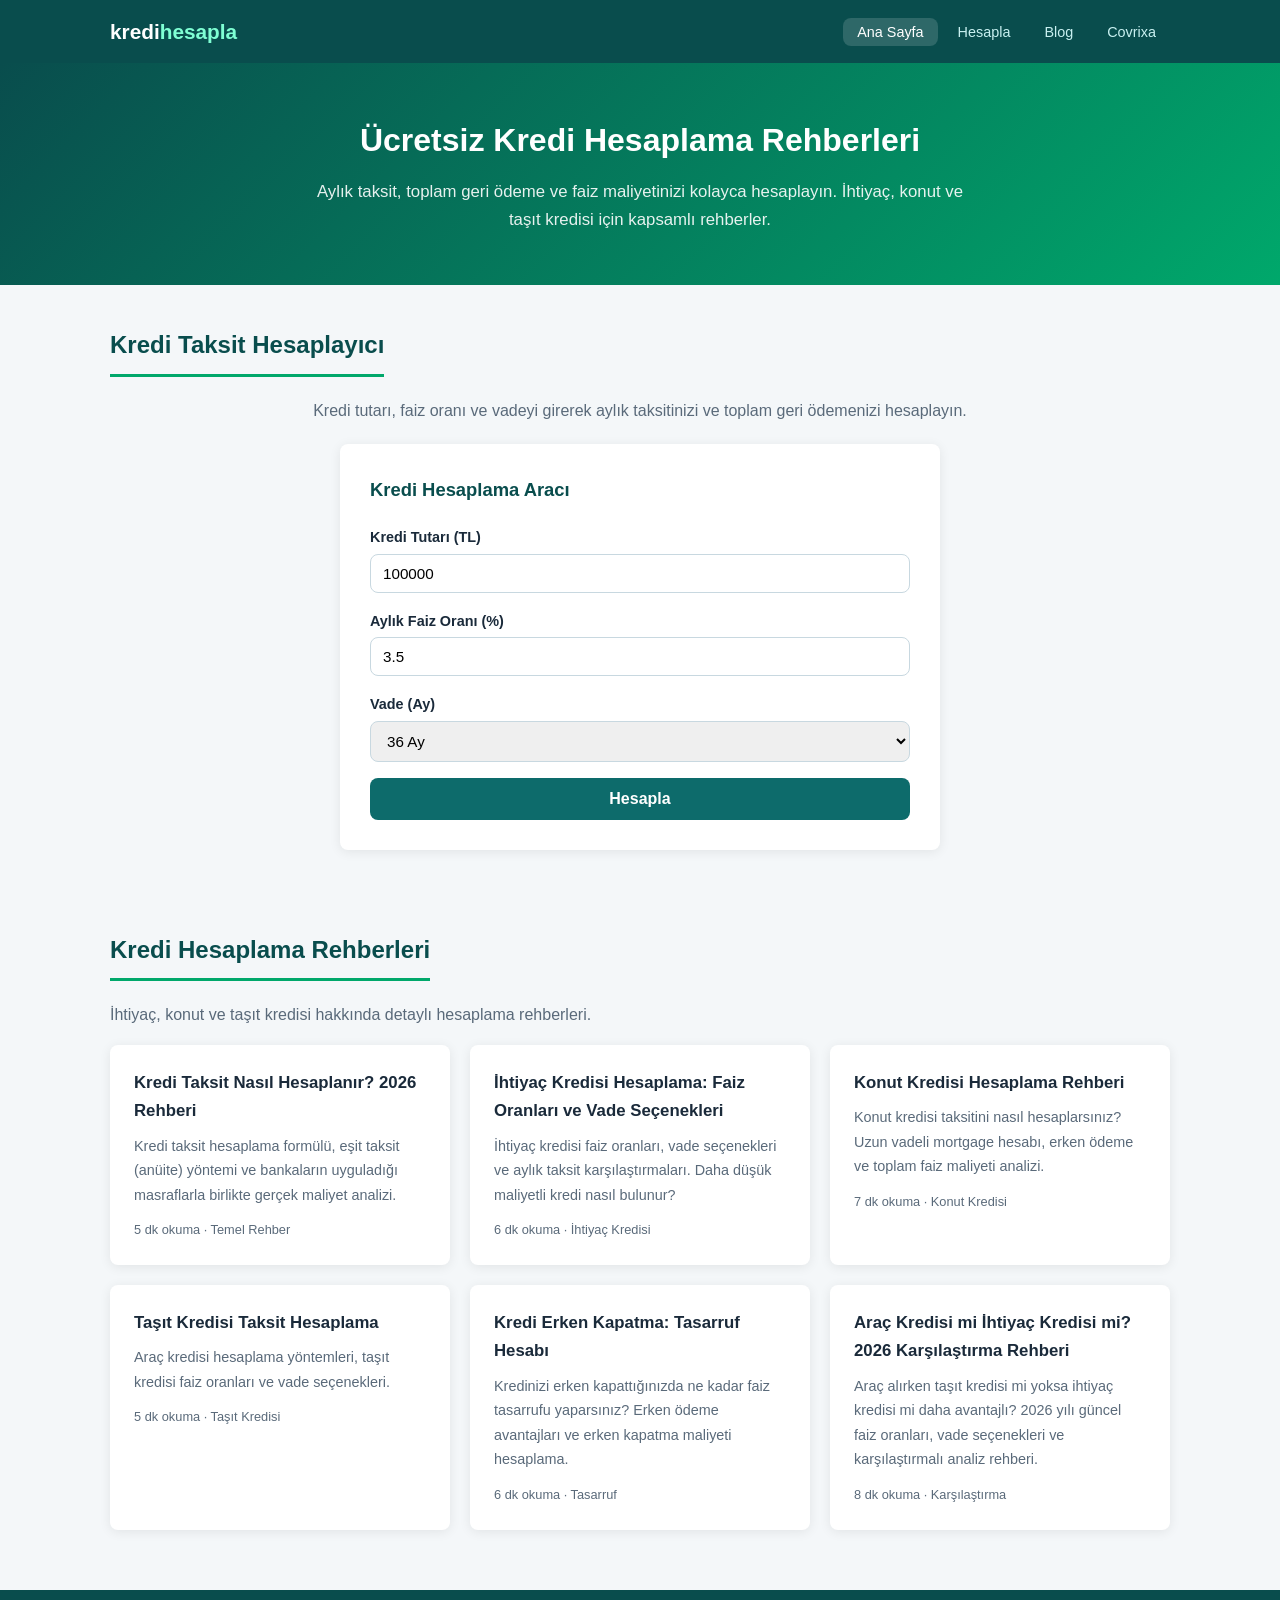
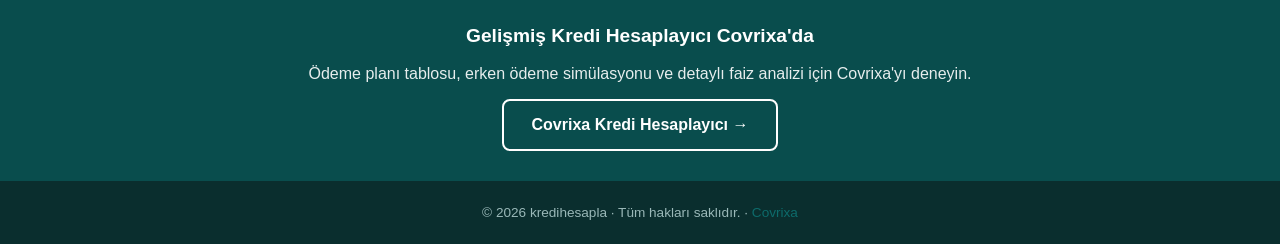
<file: index.html>
<!DOCTYPE html>
<html lang="tr">
<head>
  <!-- Google tag (gtag.js) -->
<script async src="https://www.googletagmanager.com/gtag/js?id=G-B97W7LS8DB"></script>
<script>
  window.dataLayer = window.dataLayer || [];
  function gtag(){dataLayer.push(arguments);}
  gtag('js', new Date());

  gtag('config', 'G-B97W7LS8DB');
</script>
  <meta charset="UTF-8">
  <meta name="viewport" content="width=device-width, initial-scale=1.0">
  <title>Ücretsiz Kredi Hesaplama Rehberleri | Aylık Taksit, Kredi Faizi</title>
  <meta name="description" content="Kredi taksit hesaplama, aylık ödeme planı ve toplam geri ödeme rehberleri. Ücretsiz online kredi hesaplayıcı ile kredinizi planlayın.">
  <meta name="keywords" content="kredi hesaplama, aylık taksit hesaplama, kredi faizi, ihtiyaç kredisi, konut kredisi hesaplama">
  <link rel="canonical" href="https://polatozaslan21.github.io/kredihesapla/">
  <meta property="og:title" content="Ücretsiz Kredi Hesaplama Rehberleri | Aylık Taksit, Kredi Faizi">
  <meta property="og:description" content="Kredi taksit hesaplama, aylık ödeme planı ve toplam geri ödeme rehberleri. Ücretsiz online kredi hesaplayıcı ile kredinizi planlayın.">
  <meta property="og:type" content="website">
  <meta property="og:url" content="https://polatozaslan21.github.io/kredihesapla/">
  <meta property="og:locale" content="tr_TR">
  <script type="application/ld+json">
  {
    "@context": "https://schema.org",
    "@type": "WebSite",
    "name": "kredihesapla",
    "url": "https://polatozaslan21.github.io/kredihesapla/",
    "description": "Ücretsiz kredi taksit hesaplama rehberleri ve araçları"
  }
  </script>
  <link rel="stylesheet" href="style.css">
</head>
<body>

<nav>
  <div class="container">
    <a href="index.html" class="logo">kredi<span>hesapla</span></a>
    <ul>
      <li><a href="index.html" class="active">Ana Sayfa</a></li>
      <li><a href="index.html#hesapla">Hesapla</a></li>
      <li><a href="index.html#blog">Blog</a></li>
      <li><a href="https://covrixa.com/tr/" target="_blank" rel="noopener">Covrixa</a></li>
    </ul>
  </div>
</nav>

<section class="hero">
  <div class="container">
    <h1>Ücretsiz Kredi Hesaplama Rehberleri</h1>
    <p>Aylık taksit, toplam geri ödeme ve faiz maliyetinizi kolayca hesaplayın. İhtiyaç, konut ve taşıt kredisi için kapsamlı rehberler.</p>
  </div>
</section>

<section class="section" id="hesapla">
  <div class="container">
    <h2>Kredi Taksit Hesaplayıcı</h2>
    <p style="margin-bottom:20px;text-align:center;color:var(--text-light);">Kredi tutarı, faiz oranı ve vadeyi girerek aylık taksitinizi ve toplam geri ödemenizi hesaplayın.</p>
    <div class="calculator-card">
      <h3>Kredi Hesaplama Aracı</h3>
      <div class="form-group">
        <label for="amount">Kredi Tutarı (TL)</label>
        <input type="number" id="amount" value="100000" min="1000" step="1000">
      </div>
      <div class="form-group">
        <label for="rate">Aylık Faiz Oranı (%)</label>
        <input type="number" id="rate" value="3.5" min="0.01" step="0.1">
      </div>
      <div class="form-group">
        <label for="months">Vade (Ay)</label>
        <select id="months">
          <option value="6">6 Ay</option>
          <option value="12">12 Ay</option>
          <option value="24">24 Ay</option>
          <option value="36" selected>36 Ay</option>
          <option value="48">48 Ay</option>
          <option value="60">60 Ay</option>
          <option value="84">84 Ay</option>
          <option value="120">120 Ay</option>
        </select>
      </div>
      <button class="btn" onclick="calculateLoan()">Hesapla</button>
      <p id="error-msg" style="display:none;color:#e74c3c;font-weight:600;margin-bottom:10px;">Lütfen geçerli pozitif değerler girin.</p>
      <div class="result-box" id="result">
        <div style="margin-bottom:10px;">
          <small>Aylık Taksit</small>
          <div class="amount" id="result-monthly">0 TL</div>
        </div>
        <div class="detail">Toplam Geri Ödeme: <strong id="result-total">0 TL</strong></div>
        <div class="detail">Toplam Faiz Maliyeti: <strong id="result-interest">0 TL</strong></div>
      </div>
    </div>
  </div>
</section>

<section class="section" id="blog">
  <div class="container">
    <h2>Kredi Hesaplama Rehberleri</h2>
    <p style="margin-bottom:16px;color:var(--text-light);">İhtiyaç, konut ve taşıt kredisi hakkında detaylı hesaplama rehberleri.</p>
    <div class="blog-grid">
      <div class="blog-card">
        <h3><a href="blog1.html">Kredi Taksit Nasıl Hesaplanır? 2026 Rehberi</a></h3>
        <p>Kredi taksit hesaplama formülü, eşit taksit (anüite) yöntemi ve bankaların uyguladığı masraflarla birlikte gerçek maliyet analizi.</p>
        <div class="meta">5 dk okuma &middot; Temel Rehber</div>
      </div>
      <div class="blog-card">
        <h3><a href="blog2.html">İhtiyaç Kredisi Hesaplama: Faiz Oranları ve Vade Seçenekleri</a></h3>
        <p>İhtiyaç kredisi faiz oranları, vade seçenekleri ve aylık taksit karşılaştırmaları. Daha düşük maliyetli kredi nasıl bulunur?</p>
        <div class="meta">6 dk okuma &middot; İhtiyaç Kredisi</div>
      </div>
      <div class="blog-card">
        <h3><a href="blog3.html">Konut Kredisi Hesaplama Rehberi</a></h3>
        <p>Konut kredisi taksitini nasıl hesaplarsınız? Uzun vadeli mortgage hesabı, erken ödeme ve toplam faiz maliyeti analizi.</p>
        <div class="meta">7 dk okuma &middot; Konut Kredisi</div>
      </div>
      <div class="blog-card">
        <h3><a href="blog4.html">Taşıt Kredisi Taksit Hesaplama</a></h3>
        <p>Araç kredisi hesaplama yöntemleri, taşıt kredisi faiz oranları ve vade seçenekleri.</p>
        <div class="meta">5 dk okuma &middot; Taşıt Kredisi</div>
      </div>
      <div class="blog-card">
        <h3><a href="blog5.html">Kredi Erken Kapatma: Tasarruf Hesabı</a></h3>
        <p>Kredinizi erken kapattığınızda ne kadar faiz tasarrufu yaparsınız? Erken ödeme avantajları ve erken kapatma maliyeti hesaplama.</p>
        <div class="meta">6 dk okuma &middot; Tasarruf</div>
      </div>
      <div class="blog-card">
        <h3><a href="blog6.html">Araç Kredisi mi İhtiyaç Kredisi mi? 2026 Karşılaştırma Rehberi</a></h3>
        <p>Araç alırken taşıt kredisi mi yoksa ihtiyaç kredisi mi daha avantajlı? 2026 yılı güncel faiz oranları, vade seçenekleri ve karşılaştırmalı analiz rehberi.</p>
        <div class="meta">8 dk okuma &middot; Karşılaştırma</div>
      </div>
    </div>
  </div>
</section>

<section class="covrixa-promo">
  <div class="container">
    <h3>Gelişmiş Kredi Hesaplayıcı Covrixa'da</h3>
    <p>Ödeme planı tablosu, erken ödeme simülasyonu ve detaylı faiz analizi için Covrixa'yı deneyin.</p>
    <a href="https://covrixa.com/tr/kredi-hesaplayici/" class="btn-outline" target="_blank" rel="noopener">Covrixa Kredi Hesaplayıcı →</a>
  </div>
</section>

<footer>
  <div class="container">
    <p>&copy; 2026 kredihesapla &middot; Tüm hakları saklıdır. &middot; <a href="https://covrixa.com/tr/" target="_blank" rel="noopener">Covrixa</a></p>
  </div>
</footer>

<script src="script.js"></script>
</body>
</html>
</file>
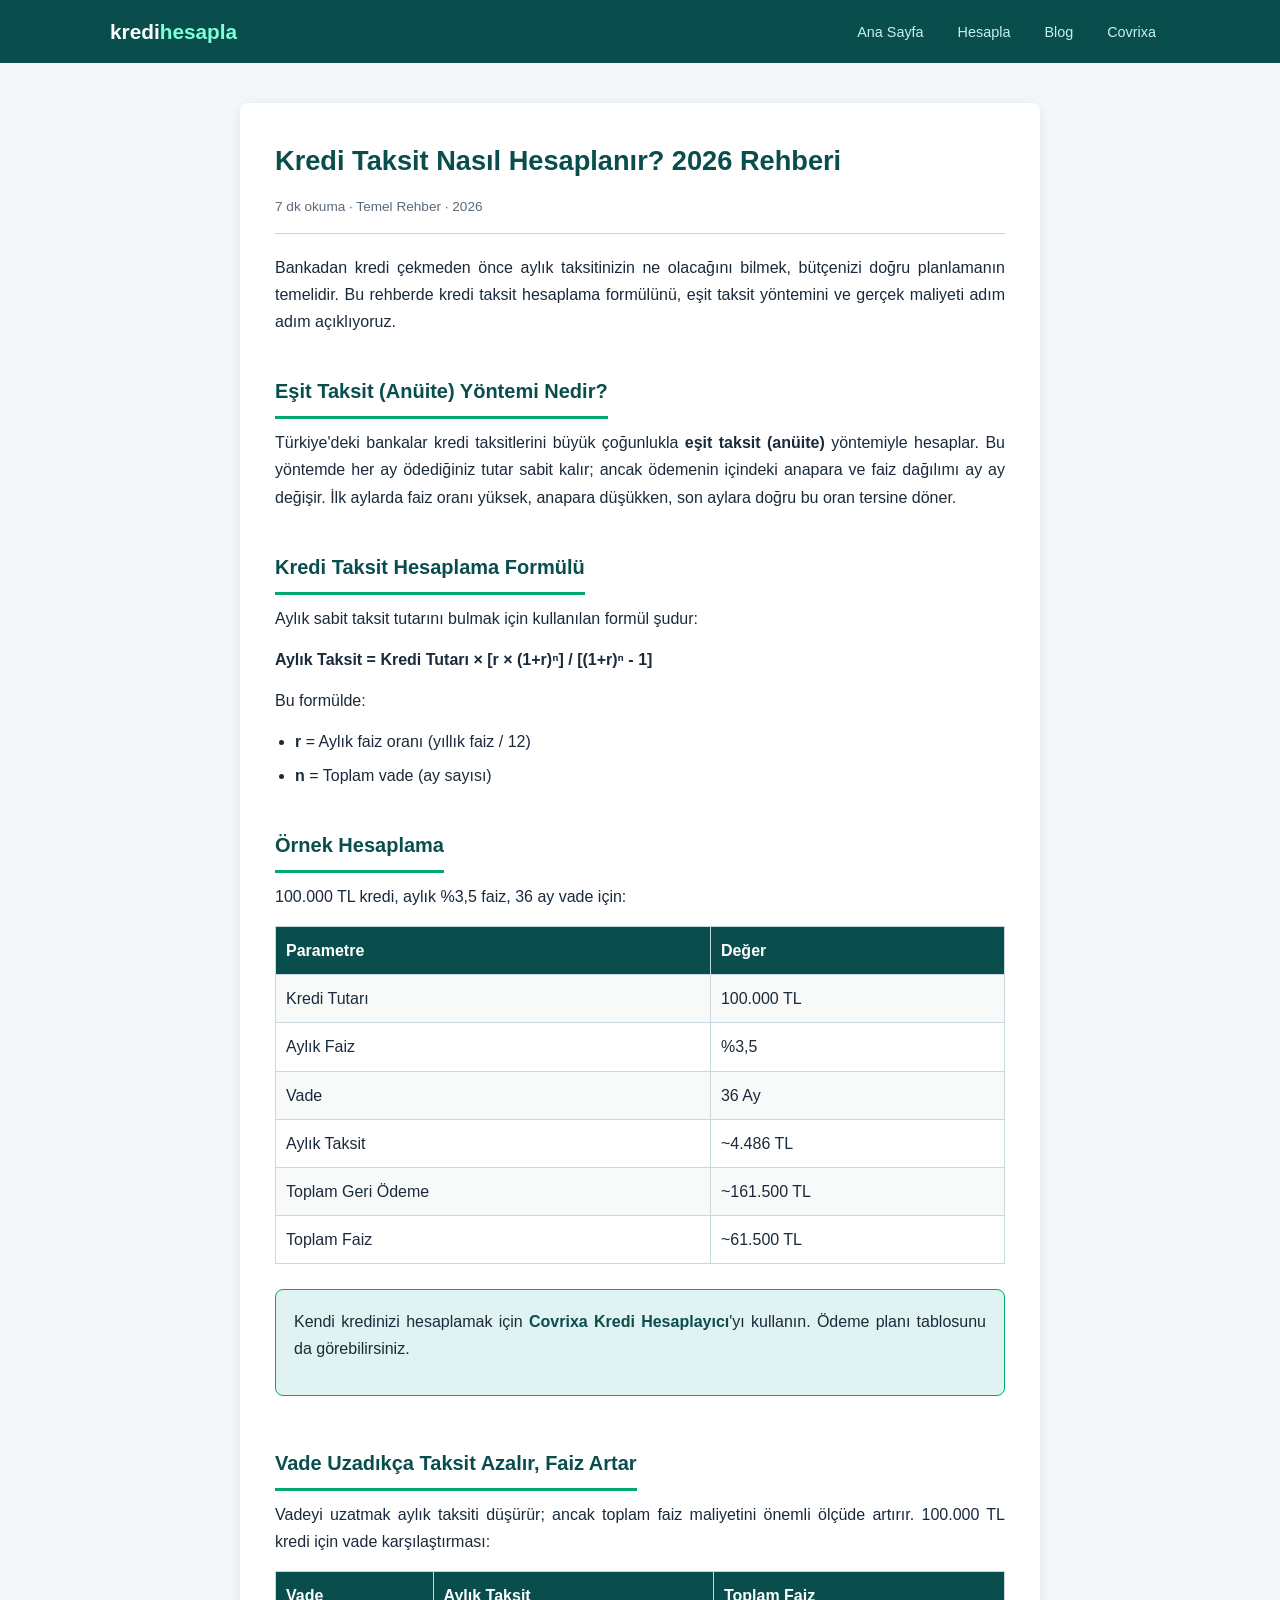
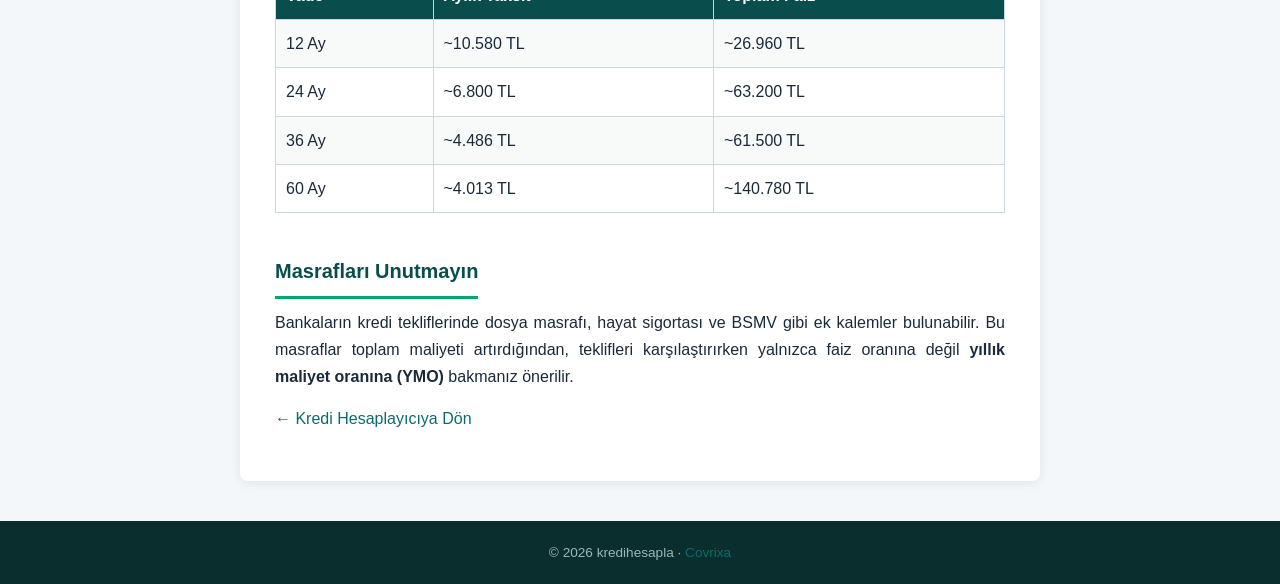
<file: blog1.html>
<!DOCTYPE html>
<html lang="tr">
<head>
  <!-- Google tag (gtag.js) -->
<script async src="https://www.googletagmanager.com/gtag/js?id=G-B97W7LS8DB"></script>
<script>
  window.dataLayer = window.dataLayer || [];
  function gtag(){dataLayer.push(arguments);}
  gtag('js', new Date());

  gtag('config', 'G-B97W7LS8DB');
</script>
  <meta charset="UTF-8">
  <meta name="viewport" content="width=device-width, initial-scale=1.0">
  <title>Kredi Taksit Nasıl Hesaplanır? 2026 Rehberi | kredihesapla</title>
  <meta name="description" content="Kredi taksit hesaplama formülü, eşit taksit yöntemi ve gerçek maliyet analizi. 2026 yılı kredi hesaplama rehberi.">
  <link rel="canonical" href="https://polatozaslan21.github.io/kredihesapla/blog1.html">
  <meta property="og:title" content="Kredi Taksit Nasıl Hesaplanır? 2026 Rehberi">
  <meta property="og:type" content="article">
  <meta property="og:url" content="https://polatozaslan21.github.io/kredihesapla/blog1.html">
  <meta property="og:locale" content="tr_TR">
  <link rel="stylesheet" href="style.css">
</head>
<body>
<nav>
  <div class="container">
    <a href="index.html" class="logo">kredi<span>hesapla</span></a>
    <ul>
      <li><a href="index.html">Ana Sayfa</a></li>
      <li><a href="index.html#hesapla">Hesapla</a></li>
      <li><a href="index.html#blog">Blog</a></li>
      <li><a href="https://covrixa.com/tr/" target="_blank" rel="noopener">Covrixa</a></li>
    </ul>
  </div>
</nav>
<section class="section">
  <div class="container">
    <article class="post-content">
      <h1>Kredi Taksit Nasıl Hesaplanır? 2026 Rehberi</h1>
      <div class="meta">7 dk okuma &middot; Temel Rehber &middot; 2026</div>
      <p>Bankadan kredi çekmeden önce aylık taksitinizin ne olacağını bilmek, bütçenizi doğru planlamanın temelidir. Bu rehberde kredi taksit hesaplama formülünü, eşit taksit yöntemini ve gerçek maliyeti adım adım açıklıyoruz.</p>
      <h2>Eşit Taksit (Anüite) Yöntemi Nedir?</h2>
      <p>Türkiye'deki bankalar kredi taksitlerini büyük çoğunlukla <strong>eşit taksit (anüite)</strong> yöntemiyle hesaplar. Bu yöntemde her ay ödediğiniz tutar sabit kalır; ancak ödemenin içindeki anapara ve faiz dağılımı ay ay değişir. İlk aylarda faiz oranı yüksek, anapara düşükken, son aylara doğru bu oran tersine döner.</p>
      <h2>Kredi Taksit Hesaplama Formülü</h2>
      <p>Aylık sabit taksit tutarını bulmak için kullanılan formül şudur:</p>
      <p><strong>Aylık Taksit = Kredi Tutarı × [r × (1+r)ⁿ] / [(1+r)ⁿ - 1]</strong></p>
      <p>Bu formülde:</p>
      <ul>
        <li><strong>r</strong> = Aylık faiz oranı (yıllık faiz / 12)</li>
        <li><strong>n</strong> = Toplam vade (ay sayısı)</li>
      </ul>
      <h2>Örnek Hesaplama</h2>
      <p>100.000 TL kredi, aylık %3,5 faiz, 36 ay vade için:</p>
      <table>
        <tr><th>Parametre</th><th>Değer</th></tr>
        <tr><td>Kredi Tutarı</td><td>100.000 TL</td></tr>
        <tr><td>Aylık Faiz</td><td>%3,5</td></tr>
        <tr><td>Vade</td><td>36 Ay</td></tr>
        <tr><td>Aylık Taksit</td><td>~4.486 TL</td></tr>
        <tr><td>Toplam Geri Ödeme</td><td>~161.500 TL</td></tr>
        <tr><td>Toplam Faiz</td><td>~61.500 TL</td></tr>
      </table>
      <div class="covrixa-box">
        <p>Kendi kredinizi hesaplamak için <a href="https://covrixa.com/tr/kredi-hesaplayici/" target="_blank" rel="noopener">Covrixa Kredi Hesaplayıcı</a>'yı kullanın. Ödeme planı tablosunu da görebilirsiniz.</p>
      </div>
      <h2>Vade Uzadıkça Taksit Azalır, Faiz Artar</h2>
      <p>Vadeyi uzatmak aylık taksiti düşürür; ancak toplam faiz maliyetini önemli ölçüde artırır. 100.000 TL kredi için vade karşılaştırması:</p>
      <table>
        <tr><th>Vade</th><th>Aylık Taksit</th><th>Toplam Faiz</th></tr>
        <tr><td>12 Ay</td><td>~10.580 TL</td><td>~26.960 TL</td></tr>
        <tr><td>24 Ay</td><td>~6.800 TL</td><td>~63.200 TL</td></tr>
        <tr><td>36 Ay</td><td>~4.486 TL</td><td>~61.500 TL</td></tr>
        <tr><td>60 Ay</td><td>~4.013 TL</td><td>~140.780 TL</td></tr>
      </table>
      <h2>Masrafları Unutmayın</h2>
      <p>Bankaların kredi tekliflerinde dosya masrafı, hayat sigortası ve BSMV gibi ek kalemler bulunabilir. Bu masraflar toplam maliyeti artırdığından, teklifleri karşılaştırırken yalnızca faiz oranına değil <strong>yıllık maliyet oranına (YMO)</strong> bakmanız önerilir.</p>
      <p><a href="index.html#hesapla">← Kredi Hesaplayıcıya Dön</a></p>
    </article>
  </div>
</section>
<footer><div class="container"><p>&copy; 2026 kredihesapla &middot; <a href="https://covrixa.com/tr/" target="_blank" rel="noopener">Covrixa</a></p></div></footer>
</body>
</html>
</file>
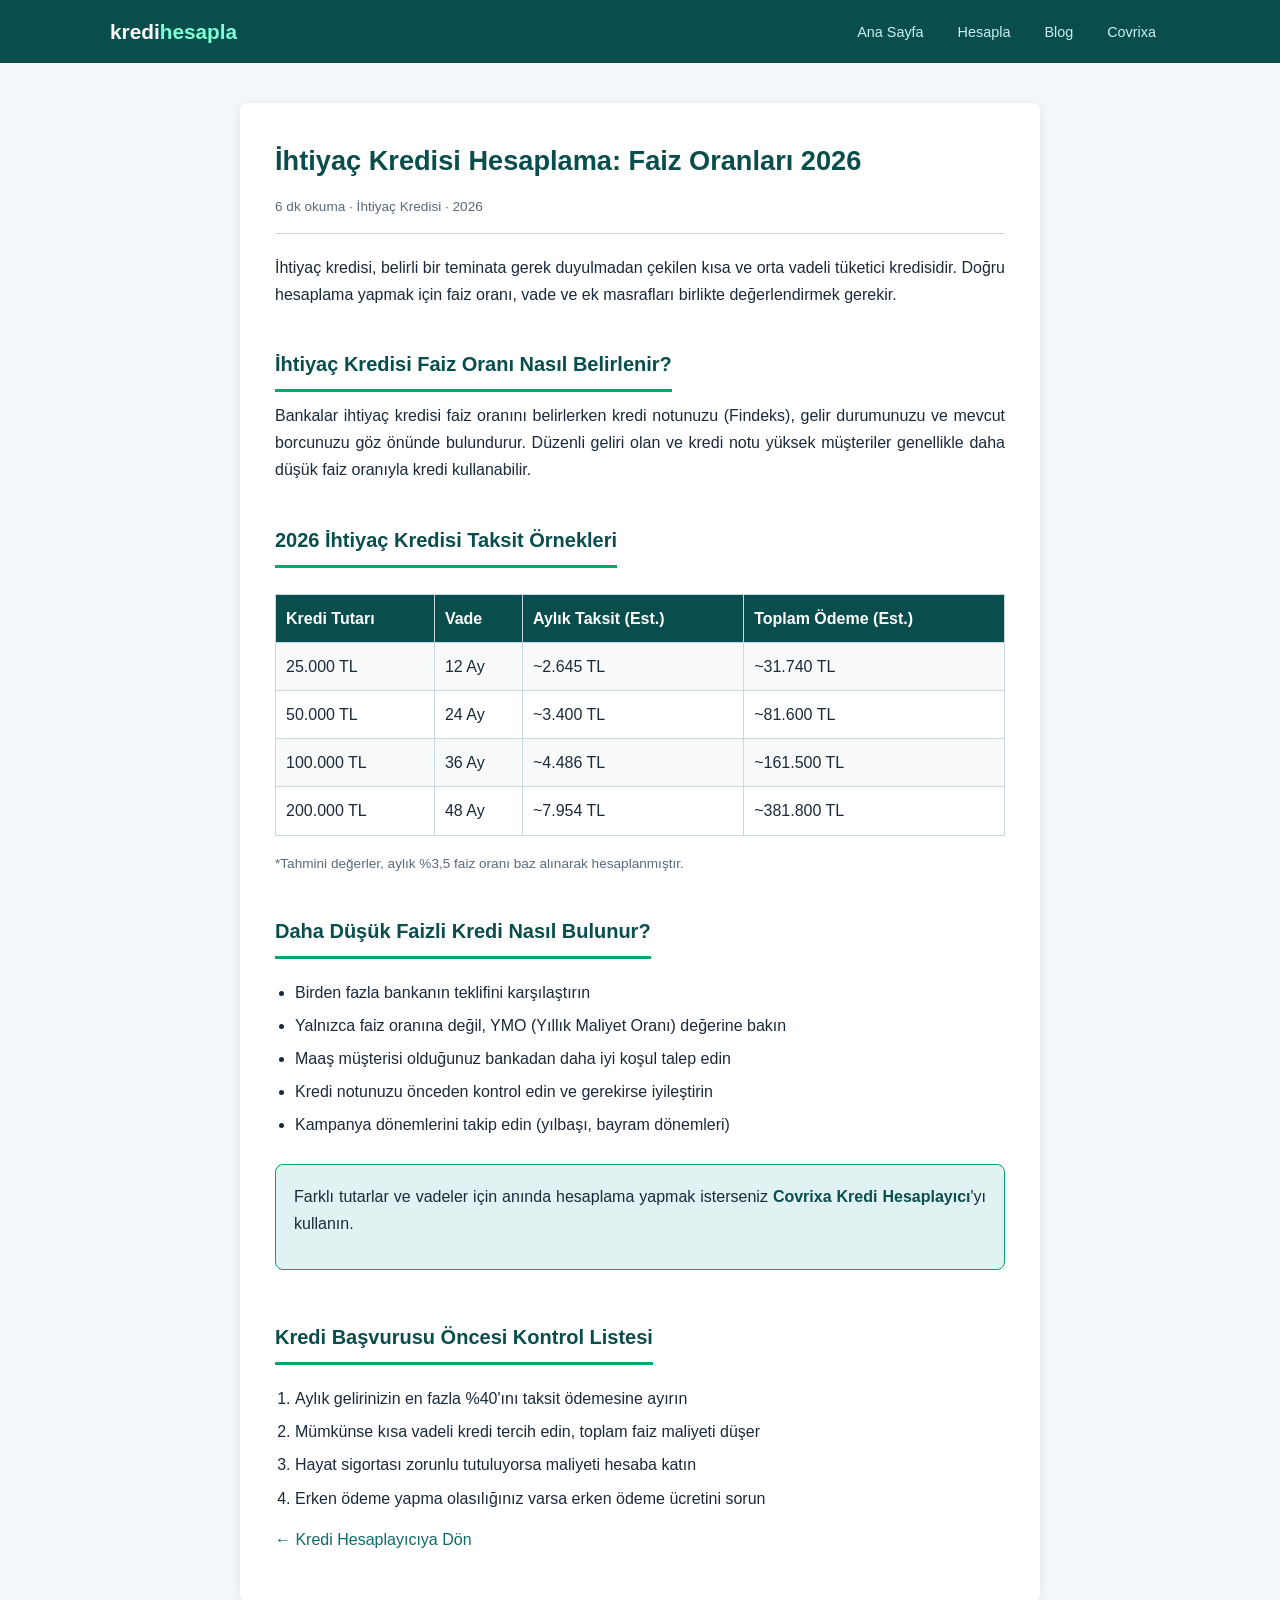
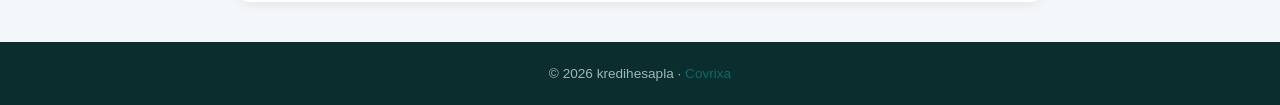
<file: blog2.html>
<!DOCTYPE html>
<html lang="tr">
<head>
  <!-- Google tag (gtag.js) -->
<script async src="https://www.googletagmanager.com/gtag/js?id=G-B97W7LS8DB"></script>
<script>
  window.dataLayer = window.dataLayer || [];
  function gtag(){dataLayer.push(arguments);}
  gtag('js', new Date());

  gtag('config', 'G-B97W7LS8DB');
</script>
  <meta charset="UTF-8">
  <meta name="viewport" content="width=device-width, initial-scale=1.0">
  <title>İhtiyaç Kredisi Hesaplama: Faiz Oranları 2026 | kredihesapla</title>
  <meta name="description" content="2026 ihtiyaç kredisi faiz oranları, vade seçenekleri ve aylık taksit karşılaştırmaları.">
  <link rel="canonical" href="https://polatozaslan21.github.io/kredihesapla/blog2.html">
  <meta property="og:title" content="İhtiyaç Kredisi Hesaplama: En Uygun Faiz Oranları 2026">
  <meta property="og:type" content="article">
  <meta property="og:url" content="https://polatozaslan21.github.io/kredihesapla/blog2.html">
  <meta property="og:locale" content="tr_TR">
  <link rel="stylesheet" href="style.css">
</head>
<body>
<nav>
  <div class="container">
    <a href="index.html" class="logo">kredi<span>hesapla</span></a>
    <ul>
      <li><a href="index.html">Ana Sayfa</a></li>
      <li><a href="index.html#hesapla">Hesapla</a></li>
      <li><a href="index.html#blog">Blog</a></li>
      <li><a href="https://covrixa.com/tr/" target="_blank" rel="noopener">Covrixa</a></li>
    </ul>
  </div>
</nav>
<section class="section">
  <div class="container">
    <article class="post-content">
      <h1>İhtiyaç Kredisi Hesaplama: Faiz Oranları 2026</h1>
      <div class="meta">6 dk okuma &middot; İhtiyaç Kredisi &middot; 2026</div>
      <p>İhtiyaç kredisi, belirli bir teminata gerek duyulmadan çekilen kısa ve orta vadeli tüketici kredisidir. Doğru hesaplama yapmak için faiz oranı, vade ve ek masrafları birlikte değerlendirmek gerekir.</p>
      <h2>İhtiyaç Kredisi Faiz Oranı Nasıl Belirlenir?</h2>
      <p>Bankalar ihtiyaç kredisi faiz oranını belirlerken kredi notunuzu (Findeks), gelir durumunuzu ve mevcut borcunuzu göz önünde bulundurur. Düzenli geliri olan ve kredi notu yüksek müşteriler genellikle daha düşük faiz oranıyla kredi kullanabilir.</p>
      <h2>2026 İhtiyaç Kredisi Taksit Örnekleri</h2>
      <table>
        <tr><th>Kredi Tutarı</th><th>Vade</th><th>Aylık Taksit (Est.)</th><th>Toplam Ödeme (Est.)</th></tr>
        <tr><td>25.000 TL</td><td>12 Ay</td><td>~2.645 TL</td><td>~31.740 TL</td></tr>
        <tr><td>50.000 TL</td><td>24 Ay</td><td>~3.400 TL</td><td>~81.600 TL</td></tr>
        <tr><td>100.000 TL</td><td>36 Ay</td><td>~4.486 TL</td><td>~161.500 TL</td></tr>
        <tr><td>200.000 TL</td><td>48 Ay</td><td>~7.954 TL</td><td>~381.800 TL</td></tr>
      </table>
      <p style="font-size:0.85rem;color:var(--text-light);">*Tahmini değerler, aylık %3,5 faiz oranı baz alınarak hesaplanmıştır.</p>
      <h2>Daha Düşük Faizli Kredi Nasıl Bulunur?</h2>
      <ul>
        <li>Birden fazla bankanın teklifini karşılaştırın</li>
        <li>Yalnızca faiz oranına değil, YMO (Yıllık Maliyet Oranı) değerine bakın</li>
        <li>Maaş müşterisi olduğunuz bankadan daha iyi koşul talep edin</li>
        <li>Kredi notunuzu önceden kontrol edin ve gerekirse iyileştirin</li>
        <li>Kampanya dönemlerini takip edin (yılbaşı, bayram dönemleri)</li>
      </ul>
      <div class="covrixa-box">
        <p>Farklı tutarlar ve vadeler için anında hesaplama yapmak isterseniz <a href="https://covrixa.com/tr/kredi-hesaplayici/" target="_blank" rel="noopener">Covrixa Kredi Hesaplayıcı</a>'yı kullanın.</p>
      </div>
      <h2>Kredi Başvurusu Öncesi Kontrol Listesi</h2>
      <ol>
        <li>Aylık gelirinizin en fazla %40'ını taksit ödemesine ayırın</li>
        <li>Mümkünse kısa vadeli kredi tercih edin, toplam faiz maliyeti düşer</li>
        <li>Hayat sigortası zorunlu tutuluyorsa maliyeti hesaba katın</li>
        <li>Erken ödeme yapma olasılığınız varsa erken ödeme ücretini sorun</li>
      </ol>
      <p><a href="index.html#hesapla">← Kredi Hesaplayıcıya Dön</a></p>
    </article>
  </div>
</section>
<footer><div class="container"><p>&copy; 2026 kredihesapla &middot; <a href="https://covrixa.com/tr/" target="_blank" rel="noopener">Covrixa</a></p></div></footer>
</body>
</html>
</file>
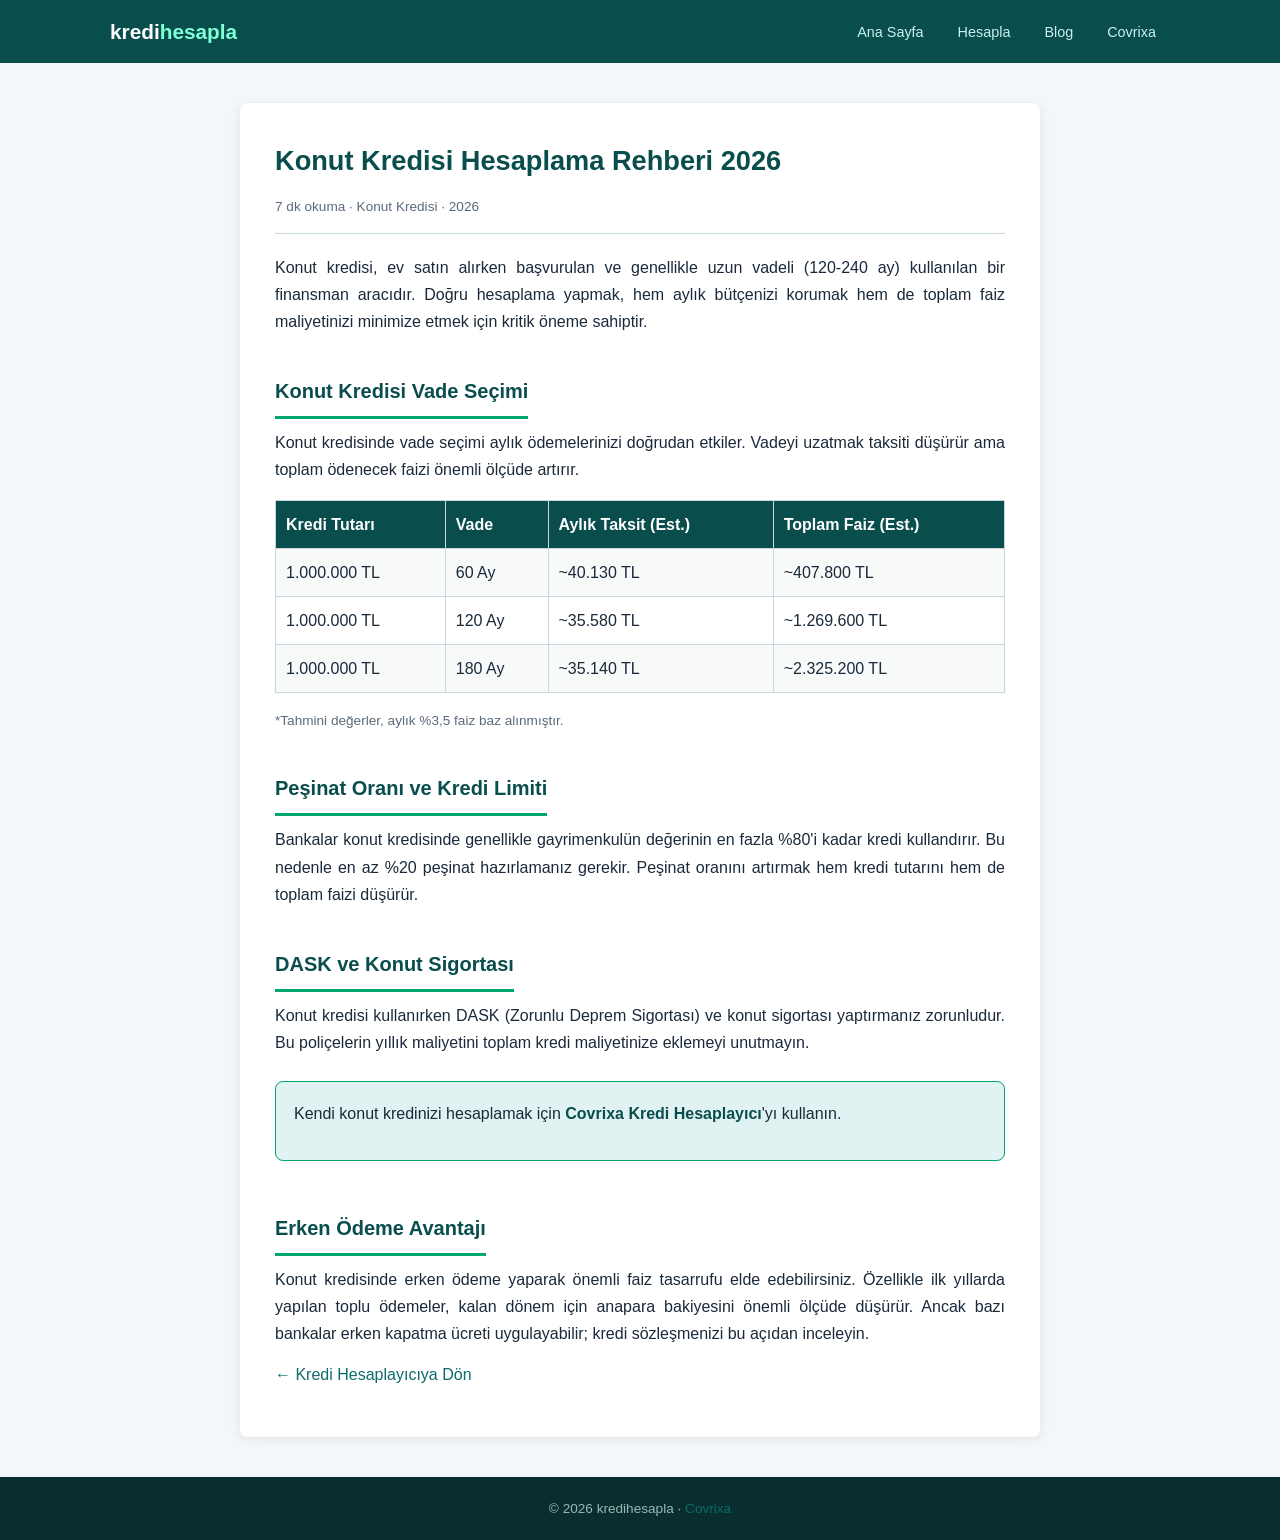
<file: blog3.html>
<!DOCTYPE html>
<html lang="tr">
<head>
  <!-- Google tag (gtag.js) -->
<script async src="https://www.googletagmanager.com/gtag/js?id=G-B97W7LS8DB"></script>
<script>
  window.dataLayer = window.dataLayer || [];
  function gtag(){dataLayer.push(arguments);}
  gtag('js', new Date());

  gtag('config', 'G-B97W7LS8DB');
</script>
  <meta charset="UTF-8">
  <meta name="viewport" content="width=device-width, initial-scale=1.0">
  <title>Konut Kredisi Hesaplama Rehberi 2026 | kredihesapla</title>
  <meta name="description" content="Konut kredisi taksit hesaplama, uzun vadeli mortgage analizi, erken ödeme ve toplam faiz maliyeti. 2026 konut kredisi rehberi.">
  <link rel="canonical" href="https://polatozaslan21.github.io/kredihesapla/blog3.html">
  <meta property="og:title" content="Konut Kredisi Hesaplama Rehberi 2026">
  <meta property="og:type" content="article">
  <meta property="og:url" content="https://polatozaslan21.github.io/kredihesapla/blog3.html">
  <meta property="og:locale" content="tr_TR">
  <link rel="stylesheet" href="style.css">
</head>
<body>
<nav>
  <div class="container">
    <a href="index.html" class="logo">kredi<span>hesapla</span></a>
    <ul>
      <li><a href="index.html">Ana Sayfa</a></li>
      <li><a href="index.html#hesapla">Hesapla</a></li>
      <li><a href="index.html#blog">Blog</a></li>
      <li><a href="https://covrixa.com/tr/" target="_blank" rel="noopener">Covrixa</a></li>
    </ul>
  </div>
</nav>
<section class="section">
  <div class="container">
    <article class="post-content">
      <h1>Konut Kredisi Hesaplama Rehberi 2026</h1>
      <div class="meta">7 dk okuma &middot; Konut Kredisi &middot; 2026</div>
      <p>Konut kredisi, ev satın alırken başvurulan ve genellikle uzun vadeli (120-240 ay) kullanılan bir finansman aracıdır. Doğru hesaplama yapmak, hem aylık bütçenizi korumak hem de toplam faiz maliyetinizi minimize etmek için kritik öneme sahiptir.</p>
      <h2>Konut Kredisi Vade Seçimi</h2>
      <p>Konut kredisinde vade seçimi aylık ödemelerinizi doğrudan etkiler. Vadeyi uzatmak taksiti düşürür ama toplam ödenecek faizi önemli ölçüde artırır.</p>
      <table>
        <tr><th>Kredi Tutarı</th><th>Vade</th><th>Aylık Taksit (Est.)</th><th>Toplam Faiz (Est.)</th></tr>
        <tr><td>1.000.000 TL</td><td>60 Ay</td><td>~40.130 TL</td><td>~407.800 TL</td></tr>
        <tr><td>1.000.000 TL</td><td>120 Ay</td><td>~35.580 TL</td><td>~1.269.600 TL</td></tr>
        <tr><td>1.000.000 TL</td><td>180 Ay</td><td>~35.140 TL</td><td>~2.325.200 TL</td></tr>
      </table>
      <p style="font-size:0.85rem;color:var(--text-light);">*Tahmini değerler, aylık %3,5 faiz baz alınmıştır.</p>
      <h2>Peşinat Oranı ve Kredi Limiti</h2>
      <p>Bankalar konut kredisinde genellikle gayrimenkulün değerinin en fazla %80'i kadar kredi kullandırır. Bu nedenle en az %20 peşinat hazırlamanız gerekir. Peşinat oranını artırmak hem kredi tutarını hem de toplam faizi düşürür.</p>
      <h2>DASK ve Konut Sigortası</h2>
      <p>Konut kredisi kullanırken DASK (Zorunlu Deprem Sigortası) ve konut sigortası yaptırmanız zorunludur. Bu poliçelerin yıllık maliyetini toplam kredi maliyetinize eklemeyi unutmayın.</p>
      <div class="covrixa-box">
        <p>Kendi konut kredinizi hesaplamak için <a href="https://covrixa.com/tr/kredi-hesaplayici/" target="_blank" rel="noopener">Covrixa Kredi Hesaplayıcı</a>'yı kullanın.</p>
      </div>
      <h2>Erken Ödeme Avantajı</h2>
      <p>Konut kredisinde erken ödeme yaparak önemli faiz tasarrufu elde edebilirsiniz. Özellikle ilk yıllarda yapılan toplu ödemeler, kalan dönem için anapara bakiyesini önemli ölçüde düşürür. Ancak bazı bankalar erken kapatma ücreti uygulayabilir; kredi sözleşmenizi bu açıdan inceleyin.</p>
      <p><a href="index.html#hesapla">← Kredi Hesaplayıcıya Dön</a></p>
    </article>
  </div>
</section>
<footer><div class="container"><p>&copy; 2026 kredihesapla &middot; <a href="https://covrixa.com/tr/" target="_blank" rel="noopener">Covrixa</a></p></div></footer>
</body>
</html>
</file>
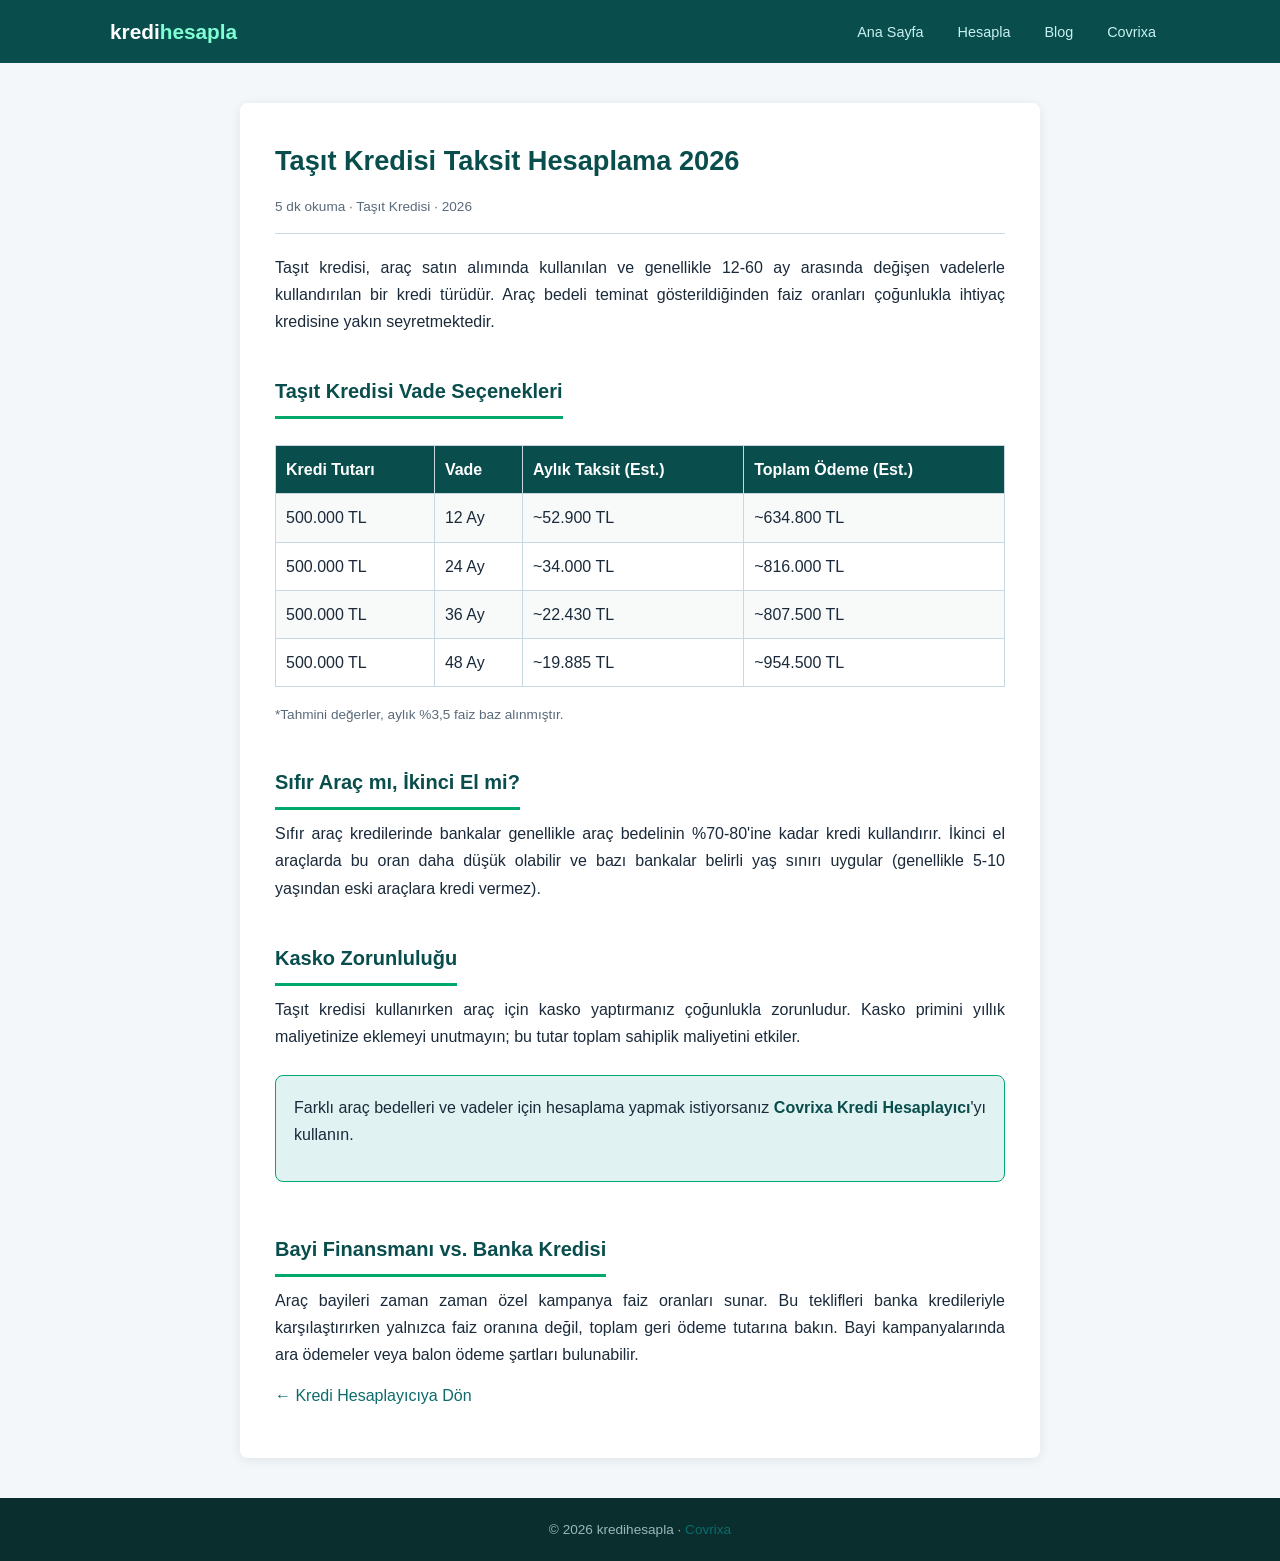
<file: blog4.html>
<!DOCTYPE html>
<html lang="tr">
<head>
  <!-- Google tag (gtag.js) -->
<script async src="https://www.googletagmanager.com/gtag/js?id=G-B97W7LS8DB"></script>
<script>
  window.dataLayer = window.dataLayer || [];
  function gtag(){dataLayer.push(arguments);}
  gtag('js', new Date());

  gtag('config', 'G-B97W7LS8DB');
</script>
  <meta charset="UTF-8">
  <meta name="viewport" content="width=device-width, initial-scale=1.0">
  <title>Taşıt Kredisi Taksit Hesaplama 2026 | kredihesapla</title>
  <meta name="description" content="Araç kredisi hesaplama yöntemleri, taşıt kredisi faiz oranları ve vade seçenekleri. Taşıt kredisi taksiti nasıl hesaplanır?">
  <link rel="canonical" href="https://polatozaslan21.github.io/kredihesapla/blog4.html">
  <meta property="og:title" content="Taşıt Kredisi Taksit Hesaplama 2026">
  <meta property="og:type" content="article">
  <meta property="og:url" content="https://polatozaslan21.github.io/kredihesapla/blog4.html">
  <meta property="og:locale" content="tr_TR">
  <link rel="stylesheet" href="style.css">
</head>
<body>
<nav>
  <div class="container">
    <a href="index.html" class="logo">kredi<span>hesapla</span></a>
    <ul>
      <li><a href="index.html">Ana Sayfa</a></li>
      <li><a href="index.html#hesapla">Hesapla</a></li>
      <li><a href="index.html#blog">Blog</a></li>
      <li><a href="https://covrixa.com/tr/" target="_blank" rel="noopener">Covrixa</a></li>
    </ul>
  </div>
</nav>
<section class="section">
  <div class="container">
    <article class="post-content">
      <h1>Taşıt Kredisi Taksit Hesaplama 2026</h1>
      <div class="meta">5 dk okuma &middot; Taşıt Kredisi &middot; 2026</div>
      <p>Taşıt kredisi, araç satın alımında kullanılan ve genellikle 12-60 ay arasında değişen vadelerle kullandırılan bir kredi türüdür. Araç bedeli teminat gösterildiğinden faiz oranları çoğunlukla ihtiyaç kredisine yakın seyretmektedir.</p>
      <h2>Taşıt Kredisi Vade Seçenekleri</h2>
      <table>
        <tr><th>Kredi Tutarı</th><th>Vade</th><th>Aylık Taksit (Est.)</th><th>Toplam Ödeme (Est.)</th></tr>
        <tr><td>500.000 TL</td><td>12 Ay</td><td>~52.900 TL</td><td>~634.800 TL</td></tr>
        <tr><td>500.000 TL</td><td>24 Ay</td><td>~34.000 TL</td><td>~816.000 TL</td></tr>
        <tr><td>500.000 TL</td><td>36 Ay</td><td>~22.430 TL</td><td>~807.500 TL</td></tr>
        <tr><td>500.000 TL</td><td>48 Ay</td><td>~19.885 TL</td><td>~954.500 TL</td></tr>
      </table>
      <p style="font-size:0.85rem;color:var(--text-light);">*Tahmini değerler, aylık %3,5 faiz baz alınmıştır.</p>
      <h2>Sıfır Araç mı, İkinci El mi?</h2>
      <p>Sıfır araç kredilerinde bankalar genellikle araç bedelinin %70-80'ine kadar kredi kullandırır. İkinci el araçlarda bu oran daha düşük olabilir ve bazı bankalar belirli yaş sınırı uygular (genellikle 5-10 yaşından eski araçlara kredi vermez).</p>
      <h2>Kasko Zorunluluğu</h2>
      <p>Taşıt kredisi kullanırken araç için kasko yaptırmanız çoğunlukla zorunludur. Kasko primini yıllık maliyetinize eklemeyi unutmayın; bu tutar toplam sahiplik maliyetini etkiler.</p>
      <div class="covrixa-box">
        <p>Farklı araç bedelleri ve vadeler için hesaplama yapmak istiyorsanız <a href="https://covrixa.com/tr/kredi-hesaplayici/" target="_blank" rel="noopener">Covrixa Kredi Hesaplayıcı</a>'yı kullanın.</p>
      </div>
      <h2>Bayi Finansmanı vs. Banka Kredisi</h2>
      <p>Araç bayileri zaman zaman özel kampanya faiz oranları sunar. Bu teklifleri banka kredileriyle karşılaştırırken yalnızca faiz oranına değil, toplam geri ödeme tutarına bakın. Bayi kampanyalarında ara ödemeler veya balon ödeme şartları bulunabilir.</p>
      <p><a href="index.html#hesapla">← Kredi Hesaplayıcıya Dön</a></p>
    </article>
  </div>
</section>
<footer><div class="container"><p>&copy; 2026 kredihesapla &middot; <a href="https://covrixa.com/tr/" target="_blank" rel="noopener">Covrixa</a></p></div></footer>
</body>
</html>
</file>
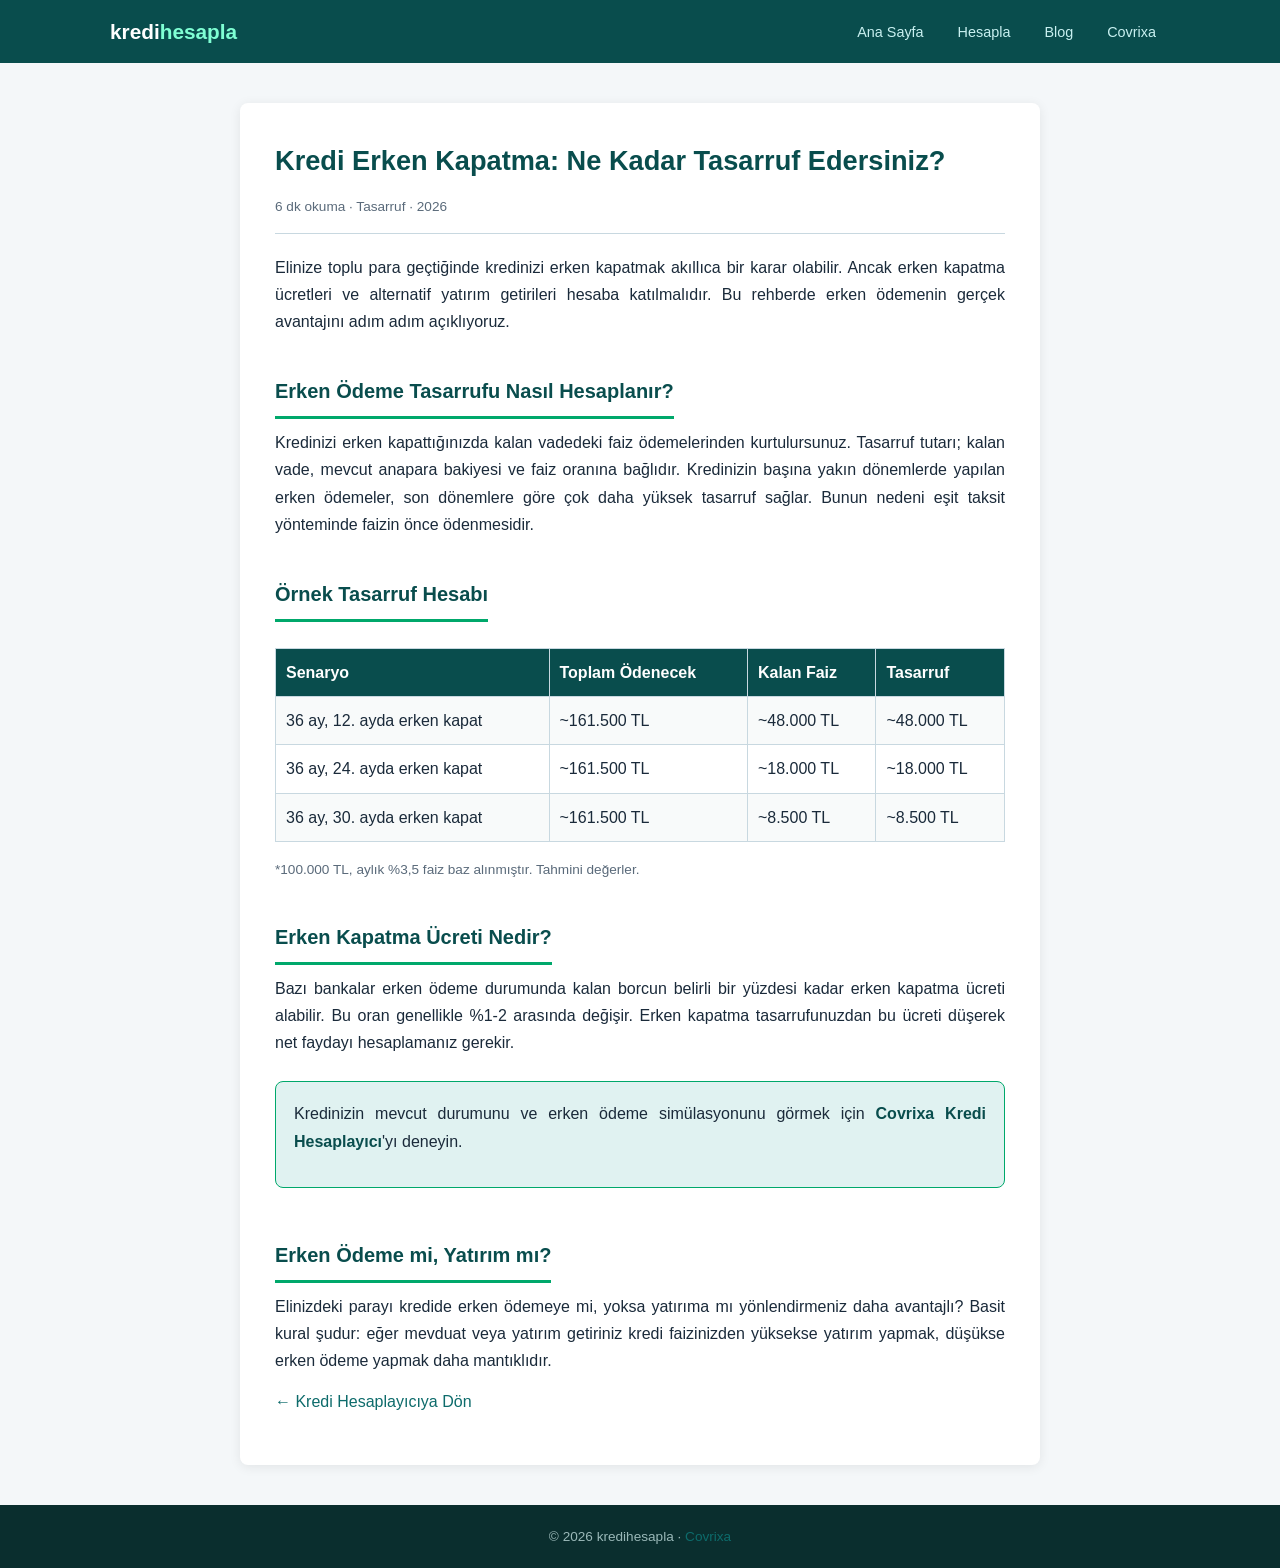
<file: blog5.html>
<!DOCTYPE html>
<html lang="tr">
<head>
  <!-- Google tag (gtag.js) -->
<script async src="https://www.googletagmanager.com/gtag/js?id=G-B97W7LS8DB"></script>
<script>
  window.dataLayer = window.dataLayer || [];
  function gtag(){dataLayer.push(arguments);}
  gtag('js', new Date());

  gtag('config', 'G-B97W7LS8DB');
</script>
  <meta charset="UTF-8">
  <meta name="viewport" content="width=device-width, initial-scale=1.0">
  <title>Kredi Erken Kapatma: Ne Kadar Tasarruf Edersiniz? | kredihesapla</title>
  <meta name="description" content="Kredinizi erken kapattığınızda ne kadar faiz tasarrufu yaparsınız? Erken ödeme avantajları ve erken kapatma maliyeti hesaplama rehberi.">
  <link rel="canonical" href="https://polatozaslan21.github.io/kredihesapla/blog5.html">
  <meta property="og:title" content="Kredi Erken Kapatma: Ne Kadar Tasarruf Edersiniz?">
  <meta property="og:type" content="article">
  <meta property="og:url" content="https://polatozaslan21.github.io/kredihesapla/blog5.html">
  <meta property="og:locale" content="tr_TR">
  <link rel="stylesheet" href="style.css">
</head>
<body>
<nav>
  <div class="container">
    <a href="index.html" class="logo">kredi<span>hesapla</span></a>
    <ul>
      <li><a href="index.html">Ana Sayfa</a></li>
      <li><a href="index.html#hesapla">Hesapla</a></li>
      <li><a href="index.html#blog">Blog</a></li>
      <li><a href="https://covrixa.com/tr/" target="_blank" rel="noopener">Covrixa</a></li>
    </ul>
  </div>
</nav>
<section class="section">
  <div class="container">
    <article class="post-content">
      <h1>Kredi Erken Kapatma: Ne Kadar Tasarruf Edersiniz?</h1>
      <div class="meta">6 dk okuma &middot; Tasarruf &middot; 2026</div>
      <p>Elinize toplu para geçtiğinde kredinizi erken kapatmak akıllıca bir karar olabilir. Ancak erken kapatma ücretleri ve alternatif yatırım getirileri hesaba katılmalıdır. Bu rehberde erken ödemenin gerçek avantajını adım adım açıklıyoruz.</p>
      <h2>Erken Ödeme Tasarrufu Nasıl Hesaplanır?</h2>
      <p>Kredinizi erken kapattığınızda kalan vadedeki faiz ödemelerinden kurtulursunuz. Tasarruf tutarı; kalan vade, mevcut anapara bakiyesi ve faiz oranına bağlıdır. Kredinizin başına yakın dönemlerde yapılan erken ödemeler, son dönemlere göre çok daha yüksek tasarruf sağlar. Bunun nedeni eşit taksit yönteminde faizin önce ödenmesidir.</p>
      <h2>Örnek Tasarruf Hesabı</h2>
      <table>
        <tr><th>Senaryo</th><th>Toplam Ödenecek</th><th>Kalan Faiz</th><th>Tasarruf</th></tr>
        <tr><td>36 ay, 12. ayda erken kapat</td><td>~161.500 TL</td><td>~48.000 TL</td><td>~48.000 TL</td></tr>
        <tr><td>36 ay, 24. ayda erken kapat</td><td>~161.500 TL</td><td>~18.000 TL</td><td>~18.000 TL</td></tr>
        <tr><td>36 ay, 30. ayda erken kapat</td><td>~161.500 TL</td><td>~8.500 TL</td><td>~8.500 TL</td></tr>
      </table>
      <p style="font-size:0.85rem;color:var(--text-light);">*100.000 TL, aylık %3,5 faiz baz alınmıştır. Tahmini değerler.</p>
      <h2>Erken Kapatma Ücreti Nedir?</h2>
      <p>Bazı bankalar erken ödeme durumunda kalan borcun belirli bir yüzdesi kadar erken kapatma ücreti alabilir. Bu oran genellikle %1-2 arasında değişir. Erken kapatma tasarrufunuzdan bu ücreti düşerek net faydayı hesaplamanız gerekir.</p>
      <div class="covrixa-box">
        <p>Kredinizin mevcut durumunu ve erken ödeme simülasyonunu görmek için <a href="https://covrixa.com/tr/kredi-hesaplayici/" target="_blank" rel="noopener">Covrixa Kredi Hesaplayıcı</a>'yı deneyin.</p>
      </div>
      <h2>Erken Ödeme mi, Yatırım mı?</h2>
      <p>Elinizdeki parayı kredide erken ödemeye mi, yoksa yatırıma mı yönlendirmeniz daha avantajlı? Basit kural şudur: eğer mevduat veya yatırım getiriniz kredi faizinizden yüksekse yatırım yapmak, düşükse erken ödeme yapmak daha mantıklıdır.</p>
      <p><a href="index.html#hesapla">← Kredi Hesaplayıcıya Dön</a></p>
    </article>
  </div>
</section>
<footer><div class="container"><p>&copy; 2026 kredihesapla &middot; <a href="https://covrixa.com/tr/" target="_blank" rel="noopener">Covrixa</a></p></div></footer>
</body>
</html>
</file>
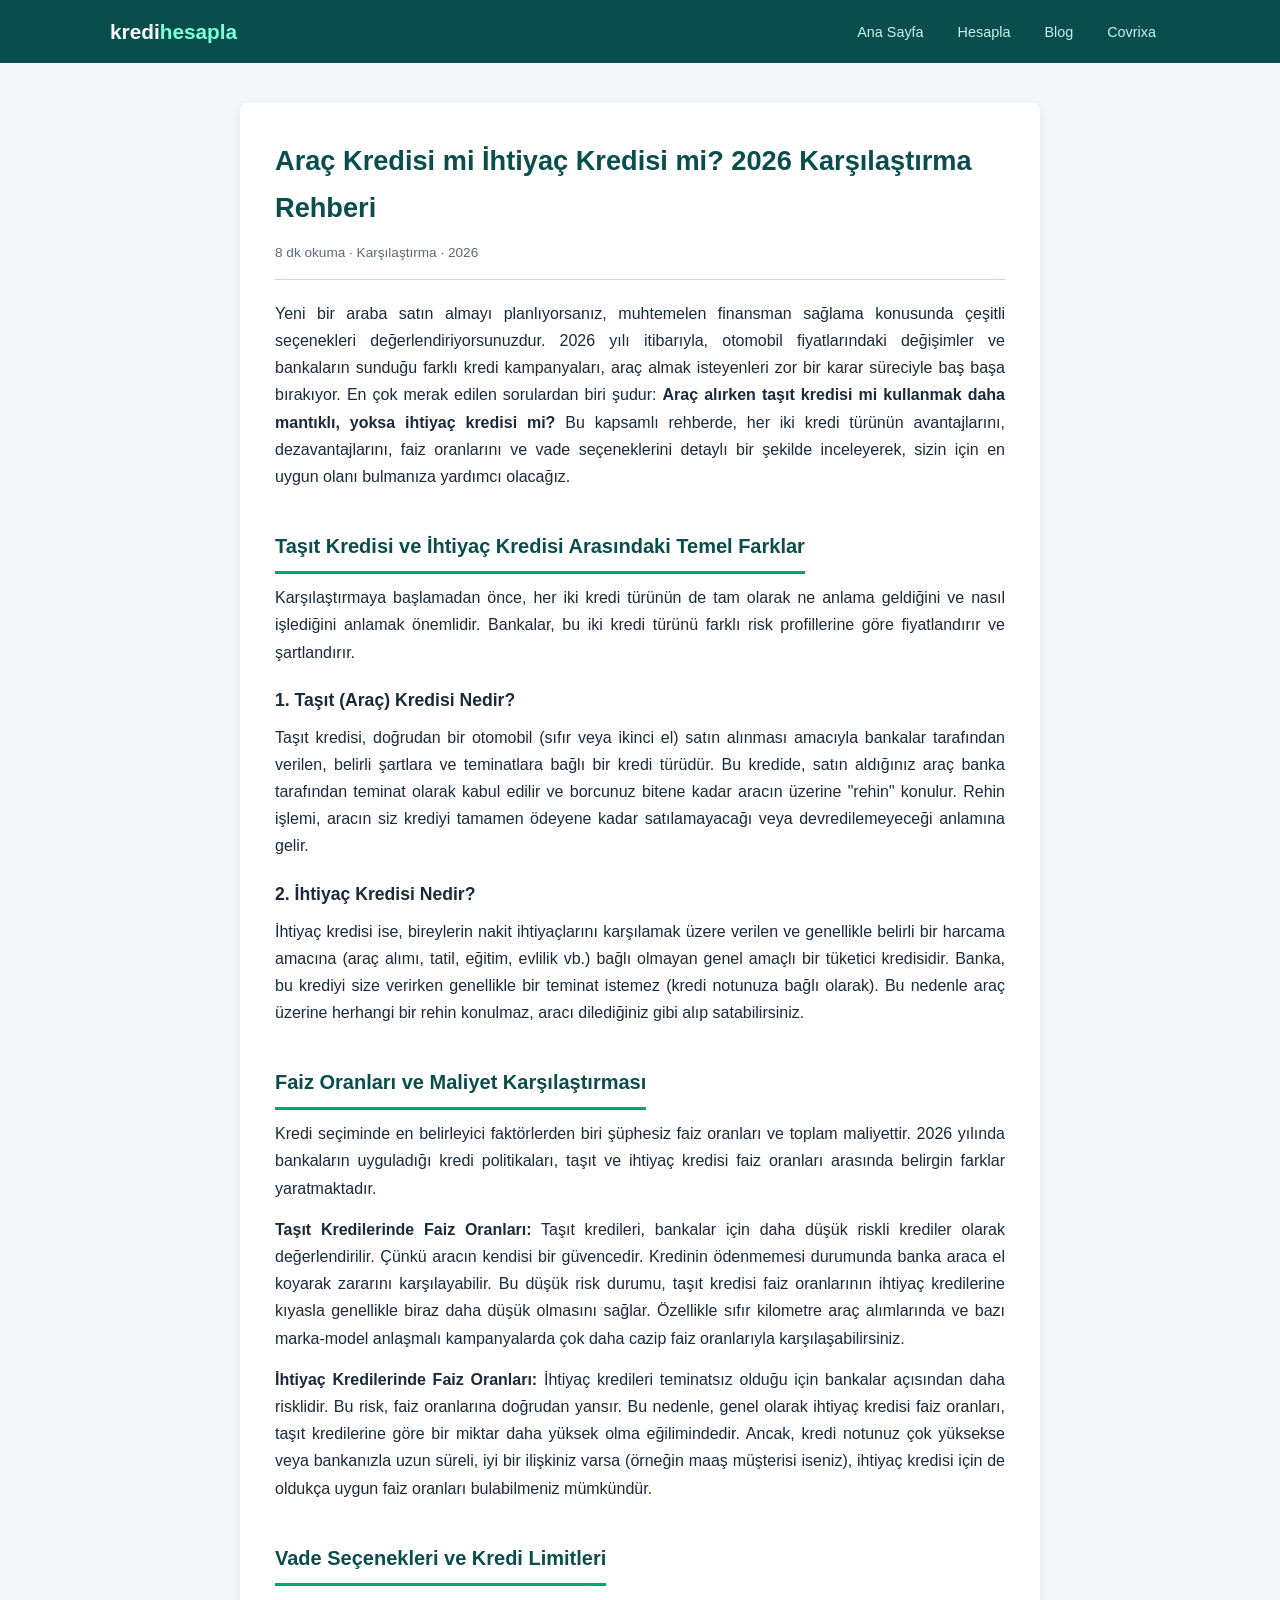
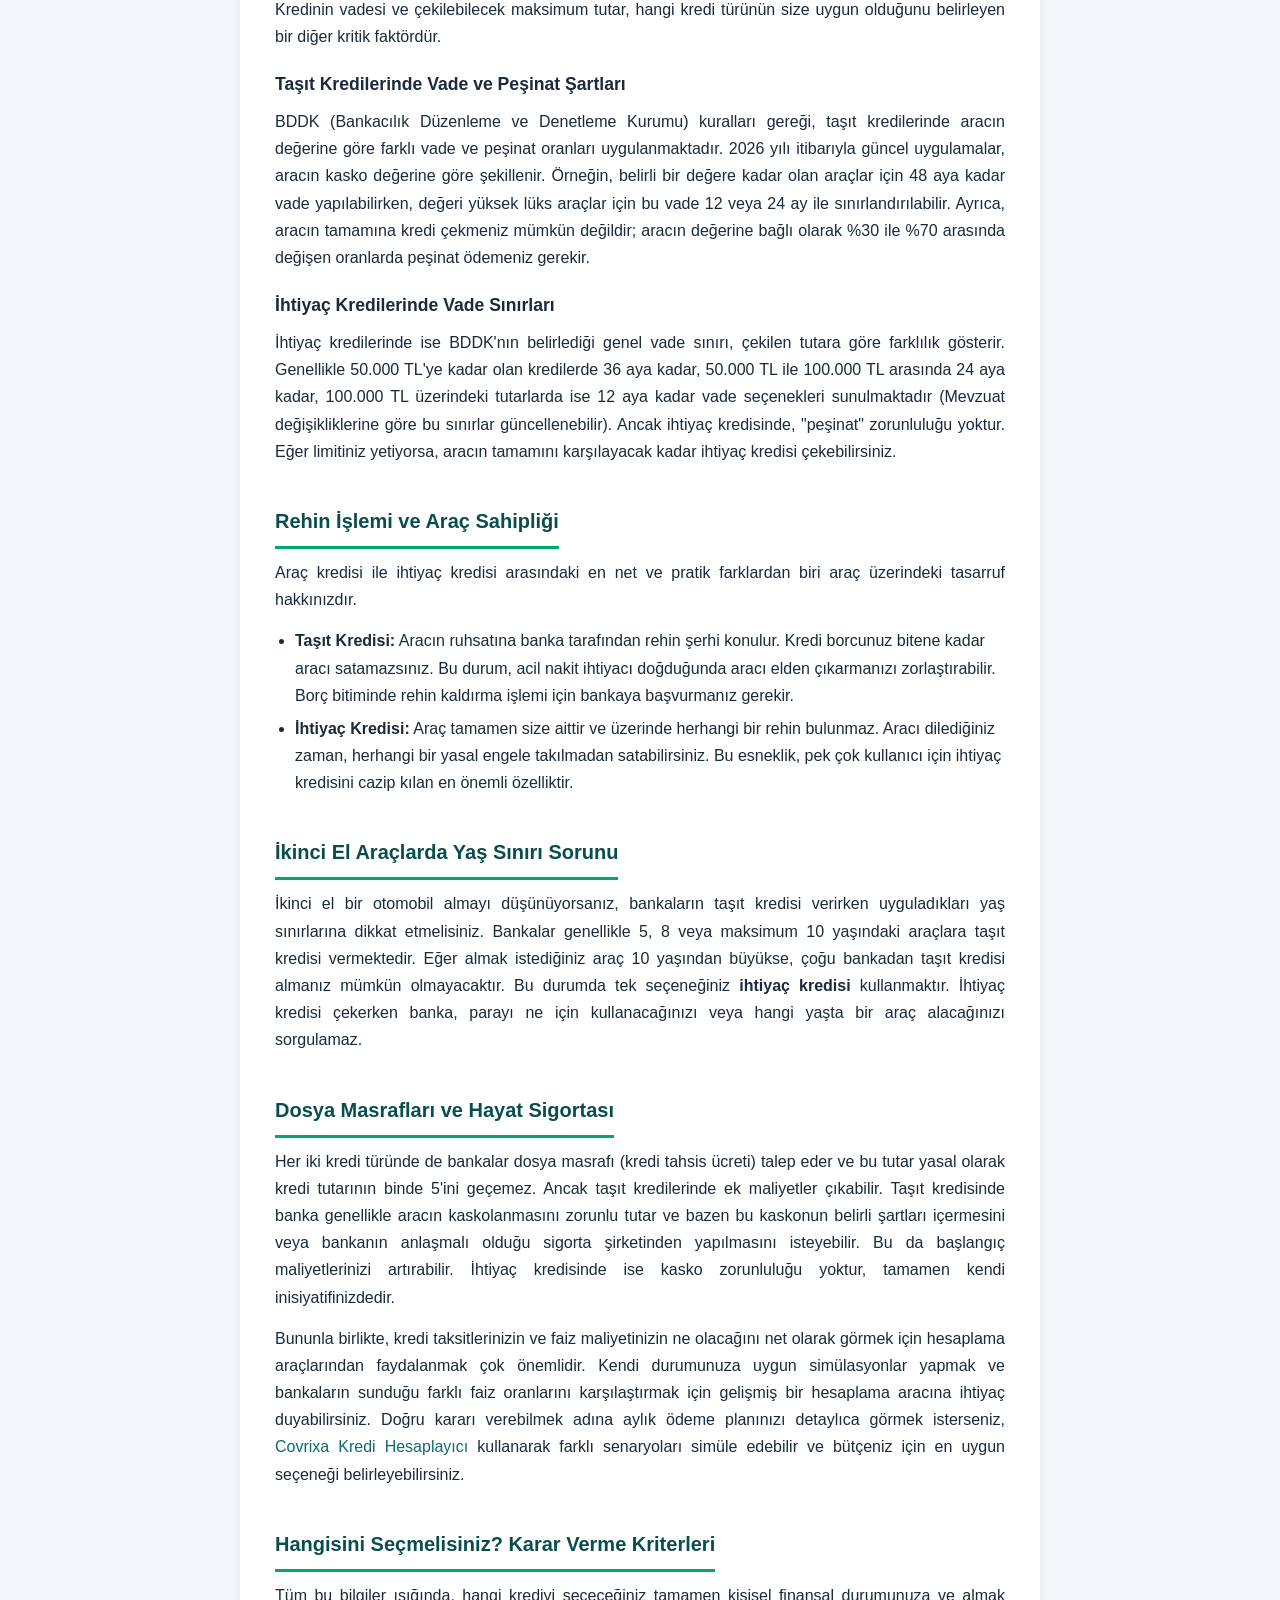
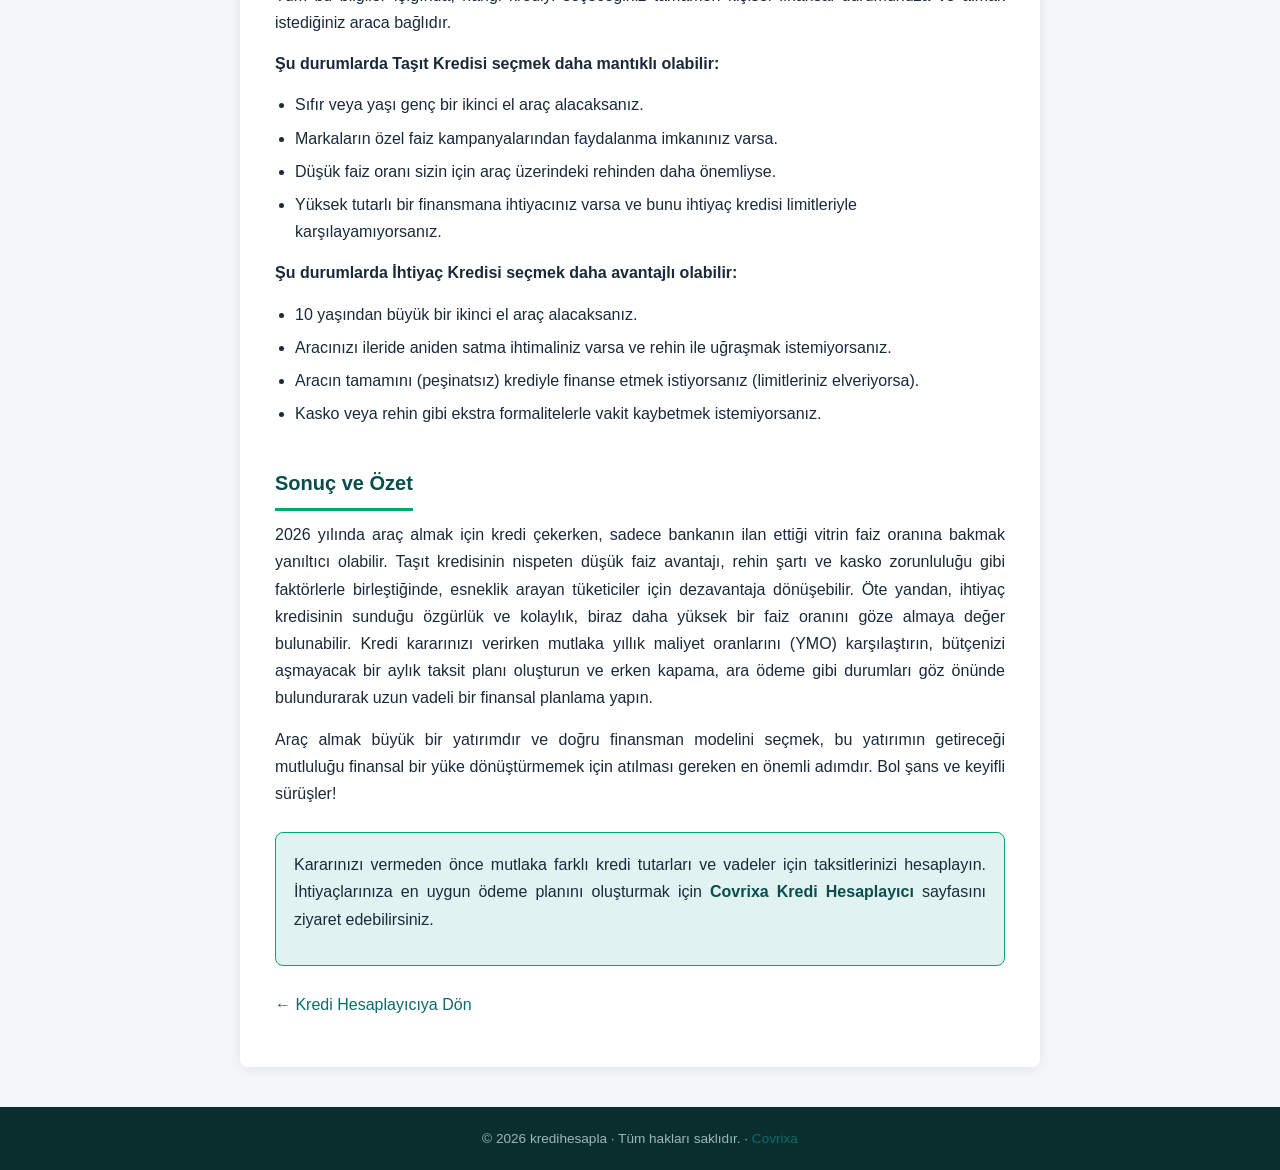
<file: blog6.html>
<!DOCTYPE html>
<html lang="tr">
<head>
  <!-- Google tag (gtag.js) -->
<script async src="https://www.googletagmanager.com/gtag/js?id=G-B97W7LS8DB"></script>
<script>
  window.dataLayer = window.dataLayer || [];
  function gtag(){dataLayer.push(arguments);}
  gtag('js', new Date());

  gtag('config', 'G-B97W7LS8DB');
</script>
  <meta charset="UTF-8">
  <meta name="viewport" content="width=device-width, initial-scale=1.0">
  <title>Araç Kredisi mi İhtiyaç Kredisi mi? 2026 Karşılaştırma Rehberi | kredihesapla</title>
  <meta name="description" content="Araç alırken taşıt kredisi mi yoksa ihtiyaç kredisi mi daha avantajlı? 2026 yılı güncel faiz oranları, vade seçenekleri ve karşılaştırmalı analiz rehberi.">
  <link rel="canonical" href="https://polatozaslan21.github.io/kredihesapla/blog6.html">
  <meta property="og:title" content="Araç Kredisi mi İhtiyaç Kredisi mi? 2026 Karşılaştırma Rehberi">
  <meta property="og:type" content="article">
  <meta property="og:url" content="https://polatozaslan21.github.io/kredihesapla/blog6.html">
  <meta property="og:locale" content="tr_TR">
  <link rel="stylesheet" href="style.css">
</head>
<body>
<nav>
  <div class="container">
    <a href="index.html" class="logo">kredi<span>hesapla</span></a>
    <ul>
      <li><a href="index.html">Ana Sayfa</a></li>
      <li><a href="index.html#hesapla">Hesapla</a></li>
      <li><a href="index.html#blog">Blog</a></li>
      <li><a href="https://covrixa.com/tr/" target="_blank" rel="noopener">Covrixa</a></li>
    </ul>
  </div>
</nav>
<section class="section">
  <div class="container">
    <article class="post-content">
      <h1>Araç Kredisi mi İhtiyaç Kredisi mi? 2026 Karşılaştırma Rehberi</h1>
      <div class="meta">8 dk okuma &middot; Karşılaştırma &middot; 2026</div>

      <p>Yeni bir araba satın almayı planlıyorsanız, muhtemelen finansman sağlama konusunda çeşitli seçenekleri değerlendiriyorsunuzdur. 2026 yılı itibarıyla, otomobil fiyatlarındaki değişimler ve bankaların sunduğu farklı kredi kampanyaları, araç almak isteyenleri zor bir karar süreciyle baş başa bırakıyor. En çok merak edilen sorulardan biri şudur: <strong>Araç alırken taşıt kredisi mi kullanmak daha mantıklı, yoksa ihtiyaç kredisi mi?</strong> Bu kapsamlı rehberde, her iki kredi türünün avantajlarını, dezavantajlarını, faiz oranlarını ve vade seçeneklerini detaylı bir şekilde inceleyerek, sizin için en uygun olanı bulmanıza yardımcı olacağız.</p>

      <h2>Taşıt Kredisi ve İhtiyaç Kredisi Arasındaki Temel Farklar</h2>

      <p>Karşılaştırmaya başlamadan önce, her iki kredi türünün de tam olarak ne anlama geldiğini ve nasıl işlediğini anlamak önemlidir. Bankalar, bu iki kredi türünü farklı risk profillerine göre fiyatlandırır ve şartlandırır.</p>

      <h3>1. Taşıt (Araç) Kredisi Nedir?</h3>
      <p>Taşıt kredisi, doğrudan bir otomobil (sıfır veya ikinci el) satın alınması amacıyla bankalar tarafından verilen, belirli şartlara ve teminatlara bağlı bir kredi türüdür. Bu kredide, satın aldığınız araç banka tarafından teminat olarak kabul edilir ve borcunuz bitene kadar aracın üzerine "rehin" konulur. Rehin işlemi, aracın siz krediyi tamamen ödeyene kadar satılamayacağı veya devredilemeyeceği anlamına gelir.</p>

      <h3>2. İhtiyaç Kredisi Nedir?</h3>
      <p>İhtiyaç kredisi ise, bireylerin nakit ihtiyaçlarını karşılamak üzere verilen ve genellikle belirli bir harcama amacına (araç alımı, tatil, eğitim, evlilik vb.) bağlı olmayan genel amaçlı bir tüketici kredisidir. Banka, bu krediyi size verirken genellikle bir teminat istemez (kredi notunuza bağlı olarak). Bu nedenle araç üzerine herhangi bir rehin konulmaz, aracı dilediğiniz gibi alıp satabilirsiniz.</p>

      <h2>Faiz Oranları ve Maliyet Karşılaştırması</h2>

      <p>Kredi seçiminde en belirleyici faktörlerden biri şüphesiz faiz oranları ve toplam maliyettir. 2026 yılında bankaların uyguladığı kredi politikaları, taşıt ve ihtiyaç kredisi faiz oranları arasında belirgin farklar yaratmaktadır.</p>

      <p><strong>Taşıt Kredilerinde Faiz Oranları:</strong> Taşıt kredileri, bankalar için daha düşük riskli krediler olarak değerlendirilir. Çünkü aracın kendisi bir güvencedir. Kredinin ödenmemesi durumunda banka araca el koyarak zararını karşılayabilir. Bu düşük risk durumu, taşıt kredisi faiz oranlarının ihtiyaç kredilerine kıyasla genellikle biraz daha düşük olmasını sağlar. Özellikle sıfır kilometre araç alımlarında ve bazı marka-model anlaşmalı kampanyalarda çok daha cazip faiz oranlarıyla karşılaşabilirsiniz.</p>

      <p><strong>İhtiyaç Kredilerinde Faiz Oranları:</strong> İhtiyaç kredileri teminatsız olduğu için bankalar açısından daha risklidir. Bu risk, faiz oranlarına doğrudan yansır. Bu nedenle, genel olarak ihtiyaç kredisi faiz oranları, taşıt kredilerine göre bir miktar daha yüksek olma eğilimindedir. Ancak, kredi notunuz çok yüksekse veya bankanızla uzun süreli, iyi bir ilişkiniz varsa (örneğin maaş müşterisi iseniz), ihtiyaç kredisi için de oldukça uygun faiz oranları bulabilmeniz mümkündür.</p>

      <h2>Vade Seçenekleri ve Kredi Limitleri</h2>

      <p>Kredinin vadesi ve çekilebilecek maksimum tutar, hangi kredi türünün size uygun olduğunu belirleyen bir diğer kritik faktördür.</p>

      <h3>Taşıt Kredilerinde Vade ve Peşinat Şartları</h3>
      <p>BDDK (Bankacılık Düzenleme ve Denetleme Kurumu) kuralları gereği, taşıt kredilerinde aracın değerine göre farklı vade ve peşinat oranları uygulanmaktadır. 2026 yılı itibarıyla güncel uygulamalar, aracın kasko değerine göre şekillenir. Örneğin, belirli bir değere kadar olan araçlar için 48 aya kadar vade yapılabilirken, değeri yüksek lüks araçlar için bu vade 12 veya 24 ay ile sınırlandırılabilir. Ayrıca, aracın tamamına kredi çekmeniz mümkün değildir; aracın değerine bağlı olarak %30 ile %70 arasında değişen oranlarda peşinat ödemeniz gerekir.</p>

      <h3>İhtiyaç Kredilerinde Vade Sınırları</h3>
      <p>İhtiyaç kredilerinde ise BDDK'nın belirlediği genel vade sınırı, çekilen tutara göre farklılık gösterir. Genellikle 50.000 TL'ye kadar olan kredilerde 36 aya kadar, 50.000 TL ile 100.000 TL arasında 24 aya kadar, 100.000 TL üzerindeki tutarlarda ise 12 aya kadar vade seçenekleri sunulmaktadır (Mevzuat değişikliklerine göre bu sınırlar güncellenebilir). Ancak ihtiyaç kredisinde, "peşinat" zorunluluğu yoktur. Eğer limitiniz yetiyorsa, aracın tamamını karşılayacak kadar ihtiyaç kredisi çekebilirsiniz.</p>

      <h2>Rehin İşlemi ve Araç Sahipliği</h2>

      <p>Araç kredisi ile ihtiyaç kredisi arasındaki en net ve pratik farklardan biri araç üzerindeki tasarruf hakkınızdır.</p>
      <ul>
        <li><strong>Taşıt Kredisi:</strong> Aracın ruhsatına banka tarafından rehin şerhi konulur. Kredi borcunuz bitene kadar aracı satamazsınız. Bu durum, acil nakit ihtiyacı doğduğunda aracı elden çıkarmanızı zorlaştırabilir. Borç bitiminde rehin kaldırma işlemi için bankaya başvurmanız gerekir.</li>
        <li><strong>İhtiyaç Kredisi:</strong> Araç tamamen size aittir ve üzerinde herhangi bir rehin bulunmaz. Aracı dilediğiniz zaman, herhangi bir yasal engele takılmadan satabilirsiniz. Bu esneklik, pek çok kullanıcı için ihtiyaç kredisini cazip kılan en önemli özelliktir.</li>
      </ul>

      <h2>İkinci El Araçlarda Yaş Sınırı Sorunu</h2>

      <p>İkinci el bir otomobil almayı düşünüyorsanız, bankaların taşıt kredisi verirken uyguladıkları yaş sınırlarına dikkat etmelisiniz. Bankalar genellikle 5, 8 veya maksimum 10 yaşındaki araçlara taşıt kredisi vermektedir. Eğer almak istediğiniz araç 10 yaşından büyükse, çoğu bankadan taşıt kredisi almanız mümkün olmayacaktır. Bu durumda tek seçeneğiniz <strong>ihtiyaç kredisi</strong> kullanmaktır. İhtiyaç kredisi çekerken banka, parayı ne için kullanacağınızı veya hangi yaşta bir araç alacağınızı sorgulamaz.</p>

      <h2>Dosya Masrafları ve Hayat Sigortası</h2>

      <p>Her iki kredi türünde de bankalar dosya masrafı (kredi tahsis ücreti) talep eder ve bu tutar yasal olarak kredi tutarının binde 5'ini geçemez. Ancak taşıt kredilerinde ek maliyetler çıkabilir. Taşıt kredisinde banka genellikle aracın kaskolanmasını zorunlu tutar ve bazen bu kaskonun belirli şartları içermesini veya bankanın anlaşmalı olduğu sigorta şirketinden yapılmasını isteyebilir. Bu da başlangıç maliyetlerinizi artırabilir. İhtiyaç kredisinde ise kasko zorunluluğu yoktur, tamamen kendi inisiyatifinizdedir.</p>

      <p>Bununla birlikte, kredi taksitlerinizin ve faiz maliyetinizin ne olacağını net olarak görmek için hesaplama araçlarından faydalanmak çok önemlidir. Kendi durumunuza uygun simülasyonlar yapmak ve bankaların sunduğu farklı faiz oranlarını karşılaştırmak için gelişmiş bir hesaplama aracına ihtiyaç duyabilirsiniz. Doğru kararı verebilmek adına aylık ödeme planınızı detaylıca görmek isterseniz, <a href="https://covrixa.com/tr/kredi-hesaplayici/" target="_blank" rel="noopener">Covrixa Kredi Hesaplayıcı</a> kullanarak farklı senaryoları simüle edebilir ve bütçeniz için en uygun seçeneği belirleyebilirsiniz.</p>

      <h2>Hangisini Seçmelisiniz? Karar Verme Kriterleri</h2>

      <p>Tüm bu bilgiler ışığında, hangi krediyi seçeceğiniz tamamen kişisel finansal durumunuza ve almak istediğiniz araca bağlıdır.</p>

      <p><strong>Şu durumlarda Taşıt Kredisi seçmek daha mantıklı olabilir:</strong></p>
      <ul>
        <li>Sıfır veya yaşı genç bir ikinci el araç alacaksanız.</li>
        <li>Markaların özel faiz kampanyalarından faydalanma imkanınız varsa.</li>
        <li>Düşük faiz oranı sizin için araç üzerindeki rehinden daha önemliyse.</li>
        <li>Yüksek tutarlı bir finansmana ihtiyacınız varsa ve bunu ihtiyaç kredisi limitleriyle karşılayamıyorsanız.</li>
      </ul>

      <p><strong>Şu durumlarda İhtiyaç Kredisi seçmek daha avantajlı olabilir:</strong></p>
      <ul>
        <li>10 yaşından büyük bir ikinci el araç alacaksanız.</li>
        <li>Aracınızı ileride aniden satma ihtimaliniz varsa ve rehin ile uğraşmak istemiyorsanız.</li>
        <li>Aracın tamamını (peşinatsız) krediyle finanse etmek istiyorsanız (limitleriniz elveriyorsa).</li>
        <li>Kasko veya rehin gibi ekstra formalitelerle vakit kaybetmek istemiyorsanız.</li>
      </ul>

      <h2>Sonuç ve Özet</h2>

      <p>2026 yılında araç almak için kredi çekerken, sadece bankanın ilan ettiği vitrin faiz oranına bakmak yanıltıcı olabilir. Taşıt kredisinin nispeten düşük faiz avantajı, rehin şartı ve kasko zorunluluğu gibi faktörlerle birleştiğinde, esneklik arayan tüketiciler için dezavantaja dönüşebilir. Öte yandan, ihtiyaç kredisinin sunduğu özgürlük ve kolaylık, biraz daha yüksek bir faiz oranını göze almaya değer bulunabilir. Kredi kararınızı verirken mutlaka yıllık maliyet oranlarını (YMO) karşılaştırın, bütçenizi aşmayacak bir aylık taksit planı oluşturun ve erken kapama, ara ödeme gibi durumları göz önünde bulundurarak uzun vadeli bir finansal planlama yapın.</p>

      <p>Araç almak büyük bir yatırımdır ve doğru finansman modelini seçmek, bu yatırımın getireceği mutluluğu finansal bir yüke dönüştürmemek için atılması gereken en önemli adımdır. Bol şans ve keyifli sürüşler!</p>

      <div class="covrixa-box">
        <p>Kararınızı vermeden önce mutlaka farklı kredi tutarları ve vadeler için taksitlerinizi hesaplayın. İhtiyaçlarınıza en uygun ödeme planını oluşturmak için <a href="https://covrixa.com/tr/kredi-hesaplayici/" target="_blank" rel="noopener">Covrixa Kredi Hesaplayıcı</a> sayfasını ziyaret edebilirsiniz.</p>
      </div>

      <p><a href="index.html#hesapla">← Kredi Hesaplayıcıya Dön</a></p>
    </article>
  </div>
</section>
<footer>
  <div class="container">
    <p>&copy; 2026 kredihesapla &middot; Tüm hakları saklıdır. &middot; <a href="https://covrixa.com/tr/" target="_blank" rel="noopener">Covrixa</a></p>
  </div>
</footer>
</body>
</html>
</file>
<file: style.css>
* {
  margin: 0;
  padding: 0;
  box-sizing: border-box;
}

:root {
  --primary: #0d6b6b;
  --primary-dark: #094d4d;
  --primary-light: #e0f2f1;
  --accent: #00a86b;
  --text: #1a2a3a;
  --text-light: #5a6a7a;
  --bg: #f4f7f9;
  --white: #ffffff;
  --border: #c8d8e0;
  --shadow: 0 2px 12px rgba(0,0,0,0.08);
  --radius: 8px;
}

body {
  font-family: -apple-system, BlinkMacSystemFont, "Segoe UI", Roboto, Arial, sans-serif;
  color: var(--text);
  background: var(--bg);
  line-height: 1.7;
}

a { color: var(--primary); text-decoration: none; }
a:hover { color: var(--accent); }

.container {
  max-width: 1100px;
  margin: 0 auto;
  padding: 0 20px;
}

nav {
  background: var(--primary-dark);
  padding: 14px 0;
  position: sticky;
  top: 0;
  z-index: 100;
}
nav .container {
  display: flex;
  align-items: center;
  justify-content: space-between;
  flex-wrap: wrap;
  gap: 10px;
}
nav .logo {
  color: var(--white);
  font-size: 1.3rem;
  font-weight: 700;
}
nav .logo span { color: #7fffd4; }
nav ul {
  list-style: none;
  display: flex;
  gap: 6px;
  flex-wrap: wrap;
}
nav ul li a {
  color: #c8f0f0;
  padding: 6px 14px;
  border-radius: var(--radius);
  font-size: 0.9rem;
  transition: 0.2s;
}
nav ul li a:hover,
nav ul li a.active {
  background: rgba(255,255,255,0.15);
  color: var(--white);
}

.hero {
  background: linear-gradient(135deg, var(--primary-dark), var(--accent));
  color: var(--white);
  padding: 50px 0;
  text-align: center;
}
.hero h1 { font-size: 2rem; margin-bottom: 10px; }
.hero p { font-size: 1.05rem; opacity: 0.9; max-width: 650px; margin: 0 auto; }

.section { padding: 40px 0; }
.section h2 {
  font-size: 1.5rem;
  color: var(--primary-dark);
  margin-bottom: 20px;
  padding-bottom: 8px;
  border-bottom: 3px solid var(--accent);
  display: inline-block;
}

.calculator-card {
  background: var(--white);
  border-radius: var(--radius);
  box-shadow: var(--shadow);
  padding: 30px;
  max-width: 600px;
  margin: 0 auto;
}
.calculator-card h3 {
  color: var(--primary-dark);
  margin-bottom: 20px;
  font-size: 1.15rem;
}
.form-group { margin-bottom: 16px; }
.form-group label {
  display: block;
  font-weight: 600;
  font-size: 0.9rem;
  margin-bottom: 4px;
  color: var(--text);
}
.form-group input,
.form-group select {
  width: 100%;
  padding: 10px 12px;
  border: 1px solid var(--border);
  border-radius: var(--radius);
  font-size: 0.95rem;
  outline: none;
  transition: 0.2s;
}
.form-group input:focus,
.form-group select:focus {
  border-color: var(--primary);
  box-shadow: 0 0 0 3px rgba(13,107,107,0.15);
}
.btn {
  background: var(--primary);
  color: var(--white);
  border: none;
  padding: 12px 28px;
  border-radius: var(--radius);
  font-size: 1rem;
  font-weight: 600;
  cursor: pointer;
  transition: 0.2s;
  width: 100%;
}
.btn:hover { background: var(--primary-dark); }
.result-box {
  margin-top: 20px;
  padding: 18px;
  background: var(--primary-light);
  border-radius: var(--radius);
  text-align: center;
  display: none;
}
.result-box.show { display: block; }
.result-box .amount {
  font-size: 1.8rem;
  font-weight: 700;
  color: var(--primary-dark);
}
.result-box .detail {
  font-size: 0.9rem;
  color: var(--text-light);
  margin-top: 6px;
}

.blog-grid {
  display: grid;
  grid-template-columns: repeat(auto-fill, minmax(280px, 1fr));
  gap: 20px;
  margin-top: 10px;
}
.blog-card {
  background: var(--white);
  border-radius: var(--radius);
  box-shadow: var(--shadow);
  padding: 24px;
  transition: 0.2s;
}
.blog-card:hover { transform: translateY(-3px); box-shadow: 0 4px 20px rgba(0,0,0,0.12); }
.blog-card h3 { font-size: 1.05rem; margin-bottom: 8px; }
.blog-card h3 a { color: var(--text); }
.blog-card h3 a:hover { color: var(--primary); }
.blog-card p { font-size: 0.9rem; color: var(--text-light); }
.blog-card .meta { font-size: 0.8rem; color: var(--text-light); margin-top: 12px; }

.post-content {
  background: var(--white);
  border-radius: var(--radius);
  box-shadow: var(--shadow);
  padding: 35px;
  max-width: 800px;
  margin: 0 auto;
}
.post-content h1 { font-size: 1.7rem; color: var(--primary-dark); margin-bottom: 10px; }
.post-content .meta {
  color: var(--text-light);
  font-size: 0.85rem;
  margin-bottom: 20px;
  padding-bottom: 15px;
  border-bottom: 1px solid var(--border);
}
.post-content h2 { font-size: 1.25rem; color: var(--primary-dark); margin: 25px 0 10px; }
.post-content h3 { font-size: 1.1rem; color: var(--text); margin: 20px 0 8px; }
.post-content p { margin-bottom: 14px; text-align: justify; }
.post-content ul, .post-content ol { margin: 10px 0 14px 20px; }
.post-content li { margin-bottom: 6px; }
.post-content .covrixa-box {
  background: var(--primary-light);
  border: 1px solid var(--accent);
  border-radius: var(--radius);
  padding: 18px;
  margin: 25px 0;
  text-align: center;
}
.post-content .covrixa-box a { color: var(--primary-dark); font-weight: 700; }
.post-content table { width: 100%; border-collapse: collapse; margin: 16px 0; }
.post-content table th,
.post-content table td { padding: 10px; border: 1px solid var(--border); text-align: left; }
.post-content table th { background: var(--primary-dark); color: var(--white); }
.post-content table tr:nth-child(even) { background: #f8fafa; }

.covrixa-promo {
  background: var(--primary-dark);
  color: var(--white);
  text-align: center;
  padding: 30px 0;
  margin-top: 20px;
}
.covrixa-promo h3 { font-size: 1.2rem; margin-bottom: 8px; }
.covrixa-promo p { opacity: 0.9; margin-bottom: 12px; }
.covrixa-promo .btn-outline {
  display: inline-block;
  border: 2px solid var(--white);
  color: var(--white);
  padding: 10px 28px;
  border-radius: var(--radius);
  font-weight: 600;
  transition: 0.2s;
}
.covrixa-promo .btn-outline:hover { background: var(--white); color: var(--primary-dark); }

footer {
  background: #0a2e2e;
  color: #9ab8b8;
  text-align: center;
  padding: 20px 0;
  font-size: 0.85rem;
}

@media (max-width: 768px) {
  nav .container { flex-direction: column; align-items: center; }
  nav ul { justify-content: center; }
  .hero h1 { font-size: 1.5rem; }
  .hero p { font-size: 0.95rem; }
  .post-content { padding: 20px; }
  .calculator-card { padding: 20px; }
}

@media (max-width: 430px) {
  nav ul li a { padding: 5px 8px; font-size: 0.8rem; }
  .post-content { padding: 15px; }
  .post-content table { font-size: 0.8rem; }
  .post-content table th,
  .post-content table td { padding: 6px; }
  .blog-card { padding: 16px; }
}

@media (max-width: 390px) {
  .hero h1 { font-size: 1.3rem; }
  .hero p { font-size: 0.88rem; }
  .blog-grid { gap: 14px; }
}

@media (max-width: 320px) {
  .container { padding: 0 10px; }
  .calculator-card { padding: 12px; }
  .blog-grid { grid-template-columns: 1fr; }
}
</file>
